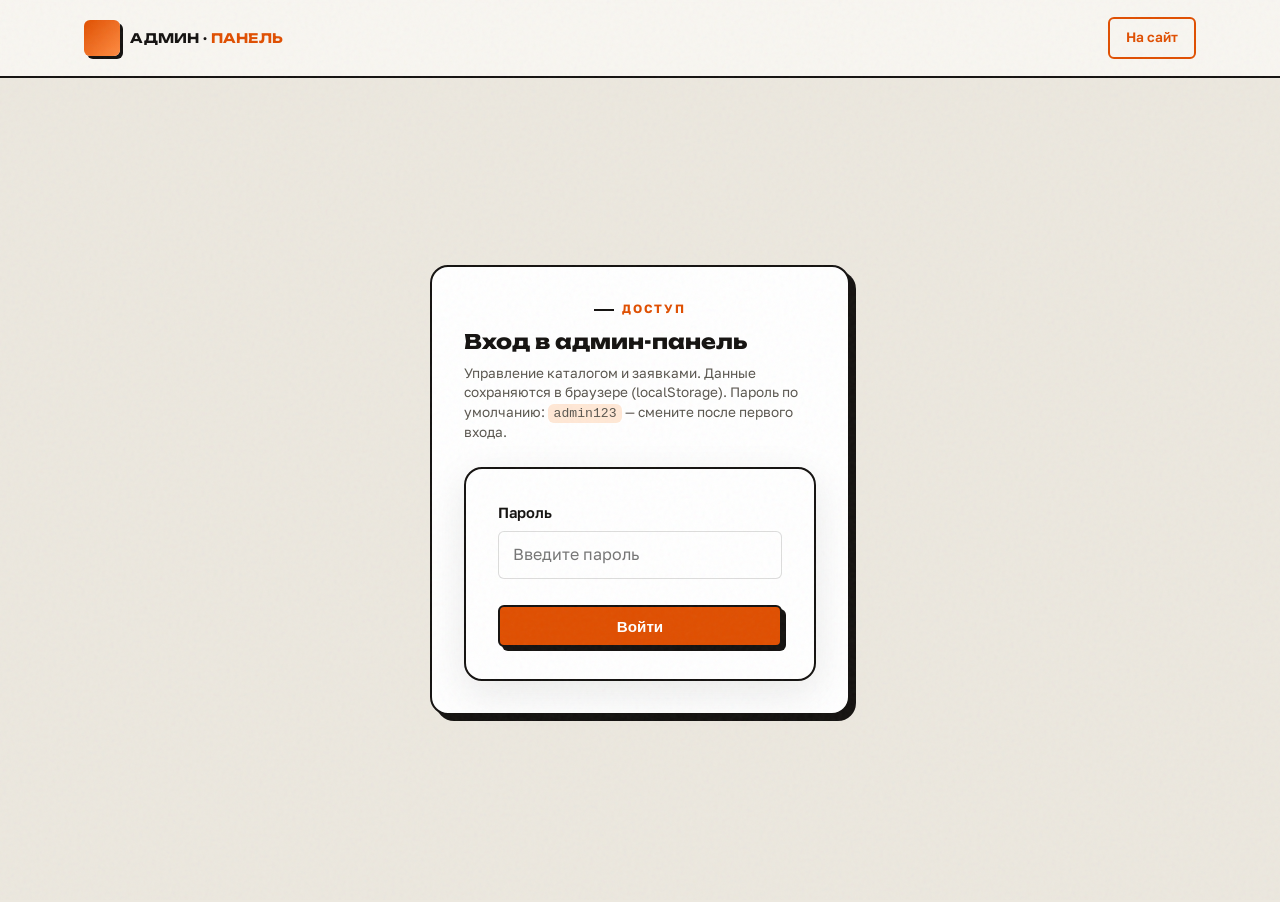
<file: admin.html>
<!DOCTYPE html>
<html lang="ru">
<head>
  <meta charset="UTF-8">
  <meta name="viewport" content="width=device-width, initial-scale=1.0">
  <meta name="robots" content="noindex, nofollow">
  <title>Админ-панель — Аренда Инструментов</title>
  <link rel="preconnect" href="https://fonts.googleapis.com">
  <link rel="preconnect" href="https://fonts.gstatic.com" crossorigin>
  <link href="https://fonts.googleapis.com/css2?family=Golos+Text:wght@400;500;600;700&family=Unbounded:wght@500;700;800&display=swap" rel="stylesheet">
  <link rel="stylesheet" href="style.css">
  <link rel="stylesheet" href="admin.css">
</head>
<body class="admin-body">
  <header class="site-header">
    <div class="container site-header__inner">
      <a href="index.html" class="logo">
        <span class="logo__mark" aria-hidden="true"></span>
        <span class="logo__text">Админ · <em>Панель</em></span>
      </a>
      <a href="index.html" class="btn btn--outline btn--sm" id="admin-link-site">На сайт</a>
    </div>
  </header>

  <section class="admin-login" id="admin-login">
    <div class="admin-login__card">
      <p class="section__eyebrow">Доступ</p>
      <h1 class="admin-login__title">Вход в админ-панель</h1>
      <p class="admin-login__hint">
        Управление каталогом и заявками. Данные сохраняются в браузере (localStorage).
        Пароль по умолчанию: <code>admin123</code> — смените после первого входа.
      </p>
      <form id="login-form" class="form" novalidate>
        <p class="admin-form-error" id="login-error" role="alert" hidden></p>
        <div class="form__row">
          <label class="form__label" for="login-password">Пароль</label>
          <input class="form__control" type="password" id="login-password" autocomplete="current-password" required placeholder="Введите пароль">
        </div>
        <button type="submit" class="btn btn--primary btn--block">Войти</button>
      </form>
    </div>
  </section>

  <main class="admin-app container" id="admin-app" hidden>
    <nav class="admin-nav" aria-label="Разделы админ-панели">
      <button type="button" class="admin-nav__link is-active" data-admin-view="catalog" id="admin-nav-catalog">Каталог</button>
      <button type="button" class="admin-nav__link" data-admin-view="applications" id="admin-nav-applications">Заявки</button>
    </nav>

    <section id="admin-view-catalog" class="admin-view">
    <div class="admin-toolbar">
      <h1 class="admin-toolbar__title">Каталог инструментов</h1>
      <div class="admin-toolbar__actions">
        <button type="button" class="btn btn--primary" id="btn-add-tool">+ Добавить</button>
        <button type="button" class="btn btn--outline btn--sm" id="btn-reset-defaults">Сбросить к defaults</button>
        <button type="button" class="btn btn--outline btn--sm" id="btn-logout">Выйти</button>
      </div>
    </div>

    <div class="admin-stats" id="admin-stats"></div>

    <div class="admin-table-wrap">
      <table class="admin-table" id="tools-table">
        <thead>
          <tr>
            <th scope="col">Фото</th>
            <th scope="col">Название</th>
            <th scope="col">Цена / сутки</th>
            <th scope="col">Залог</th>
            <th scope="col">Статус</th>
            <th scope="col">Действия</th>
          </tr>
        </thead>
        <tbody id="tools-table-body"></tbody>
      </table>
      <p class="admin-empty" id="tools-empty" hidden>Каталог пуст. Добавьте первый инструмент.</p>
    </div>

    <section class="admin-settings" aria-labelledby="admin-settings-title">
      <h2 class="admin-settings__title" id="admin-settings-title">Смена пароля</h2>
      <form id="password-form" class="form" novalidate>
        <p class="admin-form-error" id="password-error" role="alert" hidden></p>
        <p class="admin-form-success" id="password-success" hidden>Пароль успешно изменён.</p>
        <div class="admin-form__grid">
          <div class="form__row">
            <label class="form__label" for="pwd-current">Текущий пароль</label>
            <input class="form__control" type="password" id="pwd-current" required autocomplete="current-password">
          </div>
          <div class="form__row">
            <label class="form__label" for="pwd-new">Новый пароль</label>
            <input class="form__control" type="password" id="pwd-new" required minlength="6" autocomplete="new-password">
          </div>
        </div>
        <button type="submit" class="btn btn--outline btn--sm">Сохранить пароль</button>
      </form>
    </section>
    </section>

    <section id="admin-view-applications" class="admin-view" hidden>
      <div class="admin-toolbar">
        <h1 class="admin-toolbar__title">Заявки на аренду</h1>
      </div>

      <div class="admin-stats" id="applications-stats"></div>

      <div class="admin-search">
        <label class="admin-search__label" for="applications-search">Поиск</label>
        <input class="form__control admin-search__input" type="search" id="applications-search" placeholder="Имя, телефон или инструмент…" autocomplete="off">
      </div>

      <div class="admin-table-wrap">
        <table class="admin-table admin-table--applications" id="applications-table">
          <thead>
            <tr>
              <th scope="col">Дата</th>
              <th scope="col">Имя</th>
              <th scope="col">Телефон</th>
              <th scope="col">Инструмент</th>
              <th scope="col">Комментарий</th>
              <th scope="col">Статус</th>
              <th scope="col">Действия</th>
            </tr>
          </thead>
          <tbody id="applications-table-body"></tbody>
        </table>
        <p class="admin-empty" id="applications-empty" hidden>Заявок пока нет.</p>
      </div>
    </section>
  </main>

  <div class="modal admin-modal" id="tool-modal" aria-hidden="true" role="dialog" aria-modal="true" aria-labelledby="tool-modal-title">
    <div class="modal__backdrop" id="tool-modal-backdrop"></div>
    <div class="modal__panel modal__panel--admin">
      <header class="admin-form__head">
        <h2 class="admin-form__title" id="tool-modal-title">Инструмент</h2>
        <button type="button" class="modal__close" id="tool-modal-close" aria-label="Закрыть">×</button>
      </header>
      <form class="admin-form form" id="tool-form" novalidate>
        <p class="admin-form-error" id="tool-form-error" role="alert" hidden></p>
        <input type="hidden" id="tool-edit-id" value="">

        <div class="admin-form__grid">
          <div class="form__row admin-form__full">
            <label class="form__label" for="tool-name">Название <span class="req">*</span></label>
            <input class="form__control" type="text" id="tool-name" required>
          </div>
          <div class="form__row admin-form__full">
            <label class="form__label" for="tool-desc">Краткое описание <span class="req">*</span></label>
            <textarea class="form__control form__control--textarea" id="tool-desc" rows="2" required></textarea>
          </div>
          <div class="form__row admin-form__full">
            <label class="form__label" for="tool-desc-full">Подробное описание</label>
            <textarea class="form__control form__control--textarea" id="tool-desc-full" rows="3"></textarea>
          </div>
          <div class="form__row admin-form__full">
            <label class="form__label" for="tool-use">Область применения</label>
            <textarea class="form__control form__control--textarea" id="tool-use" rows="2"></textarea>
          </div>

          <p class="admin-form__section-title">Стоимость и статус</p>

          <div class="form__row">
            <label class="form__label" for="tool-price-day">Цена / сутки (₽) <span class="req">*</span></label>
            <input class="form__control" type="number" id="tool-price-day" min="0" step="1" required>
          </div>
          <div class="form__row">
            <label class="form__label" for="tool-price-week">Цена / неделя (₽)</label>
            <input class="form__control" type="number" id="tool-price-week" min="0" step="1">
          </div>
          <div class="form__row">
            <label class="form__label" for="tool-deposit">Залог (₽) <span class="req">*</span></label>
            <input class="form__control" type="number" id="tool-deposit" min="0" step="1" required>
          </div>
          <div class="form__row">
            <label class="form__label" for="tool-status">Статус</label>
            <select class="form__control" id="tool-status"></select>
          </div>
          <div class="form__row">
            <label class="form__label" for="tool-placeholder">Плейсхолдер</label>
            <input class="form__control" type="text" id="tool-placeholder" maxlength="4" placeholder="🔧">
          </div>

          <p class="admin-form__section-title">Изображение</p>

          <div class="admin-image-upload admin-form__full">
            <div id="tool-image-preview-wrap">
              <span class="admin-image-upload__preview-fallback" id="tool-image-fallback">🔧</span>
              <img class="admin-image-upload__preview" id="tool-image-preview" alt="" hidden>
            </div>
            <div class="admin-image-upload__fields">
              <div class="form__row">
                <label class="form__label" for="tool-image-file">Загрузить файл</label>
                <input class="form__control" type="file" id="tool-image-file" accept="image/jpeg,image/png,image/webp,image/gif">
              </div>
              <div class="form__row">
                <label class="form__label" for="tool-image-url">Или URL / путь</label>
                <input class="form__control" type="text" id="tool-image-url" placeholder="images/Перфоратор.webp">
              </div>
              <p class="admin-image-upload__hint">Файл сохраняется в localStorage (сжатие до ~900 КБ). Для production используйте серверное хранилище.</p>
            </div>
          </div>

          <p class="admin-form__section-title">Характеристики</p>
          <div class="admin-specs" id="specs-list"></div>
          <div class="admin-form__full">
            <button type="button" class="btn btn--outline btn--sm" id="btn-add-spec">+ Характеристика</button>
          </div>
        </div>

        <footer class="admin-form__foot">
          <button type="button" class="btn btn--outline" id="tool-form-cancel">Отмена</button>
          <button type="submit" class="btn btn--primary">Сохранить</button>
        </footer>
      </form>
    </div>
  </div>

  <div class="modal admin-modal" id="application-modal" aria-hidden="true" role="dialog" aria-modal="true" aria-labelledby="application-modal-title">
    <div class="modal__backdrop" id="application-modal-backdrop"></div>
    <div class="modal__panel modal__panel--admin">
      <header class="admin-form__head">
        <h2 class="admin-form__title" id="application-modal-title">Заявка</h2>
        <button type="button" class="modal__close" id="application-modal-close" aria-label="Закрыть">×</button>
      </header>
      <div class="admin-form admin-application-modal">
        <p class="admin-form-error" id="application-form-error" role="alert" hidden></p>
        <div id="application-modal-body"></div>
        <div class="form__row admin-application-modal__status">
          <label class="form__label" for="application-status">Статус заявки</label>
          <select class="form__control" id="application-status"></select>
        </div>
        <footer class="admin-form__foot">
          <button type="button" class="btn btn--outline btn--sm admin-application-modal__delete" id="application-delete">Удалить</button>
          <button type="button" class="btn btn--outline" id="application-modal-cancel">Закрыть</button>
          <button type="button" class="btn btn--primary" id="application-save-status">Сохранить статус</button>
        </footer>
      </div>
    </div>
  </div>

  <script src="js/tools-seed.js"></script>
  <script src="js/catalog-store.js"></script>
  <script src="js/applications-store.js"></script>
  <script src="js/admin-applications.js"></script>
  <script src="admin.js"></script>
</body>
</html>
</file>
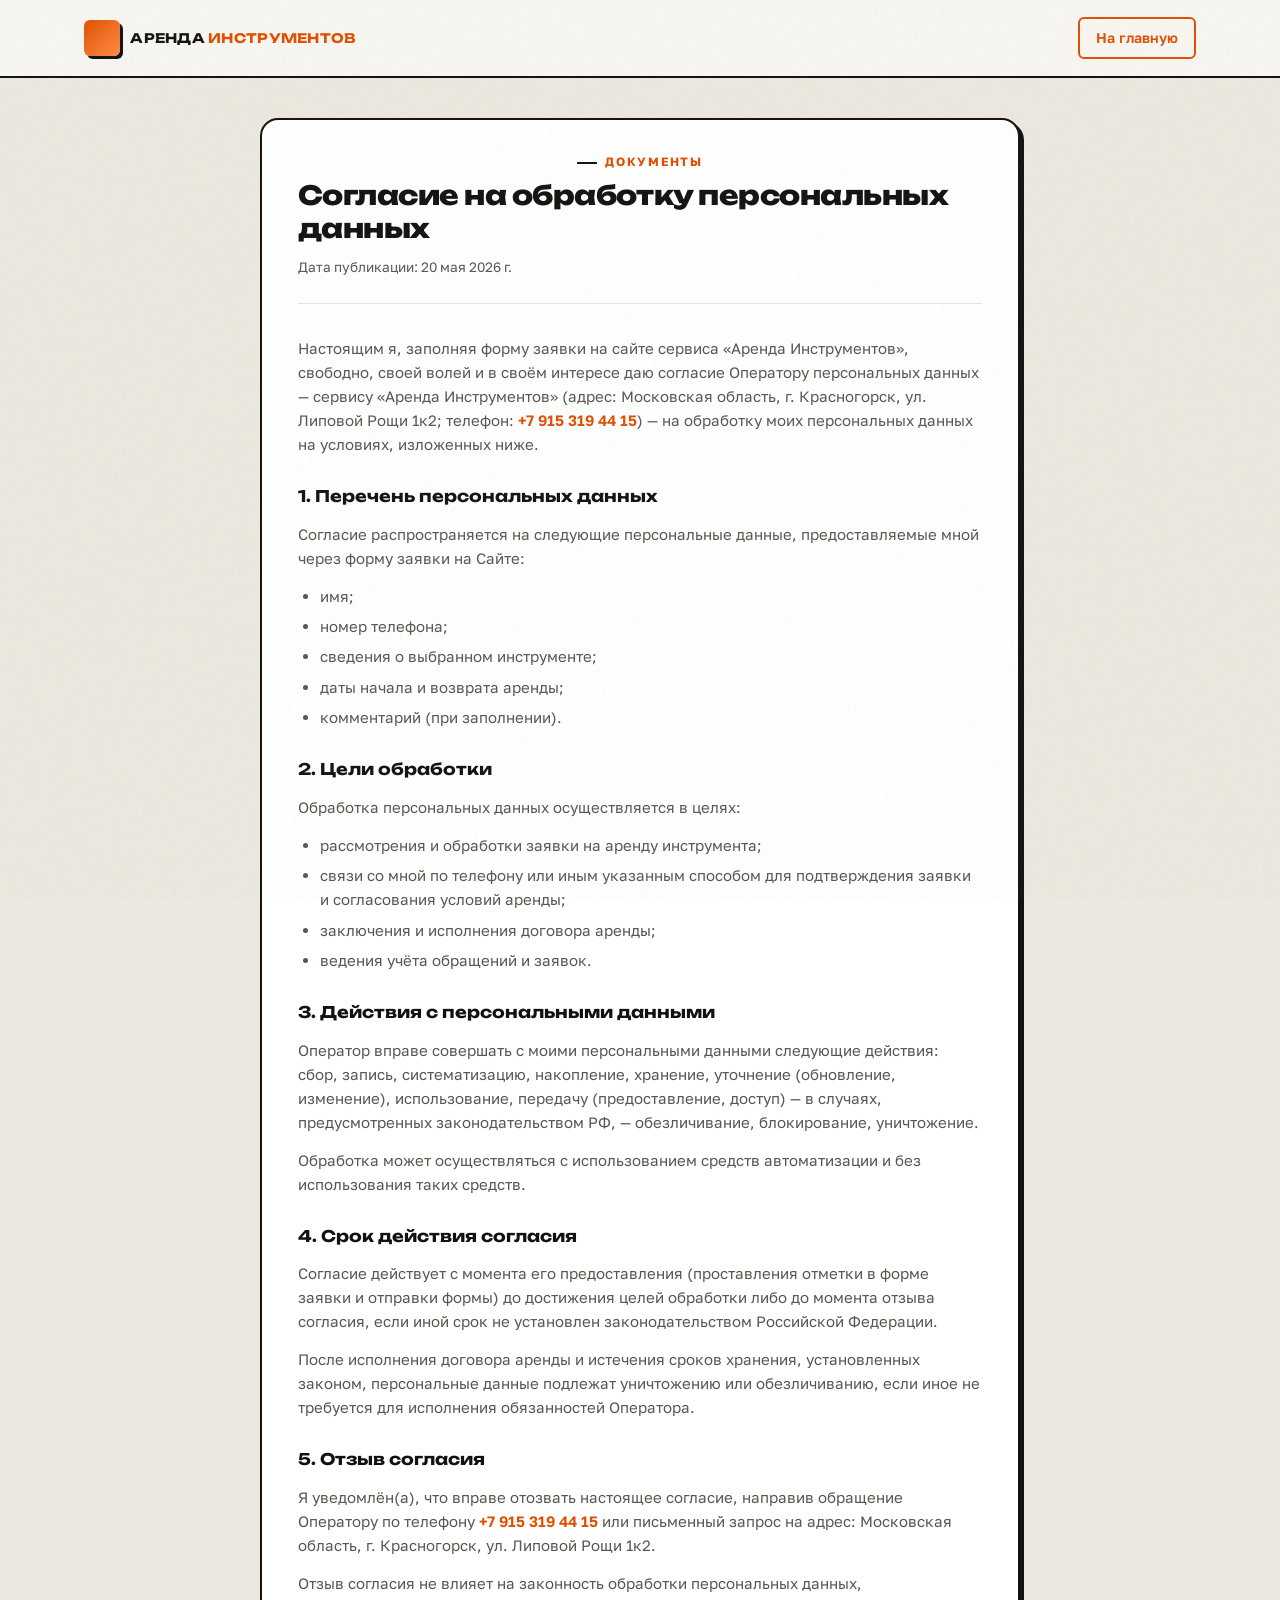
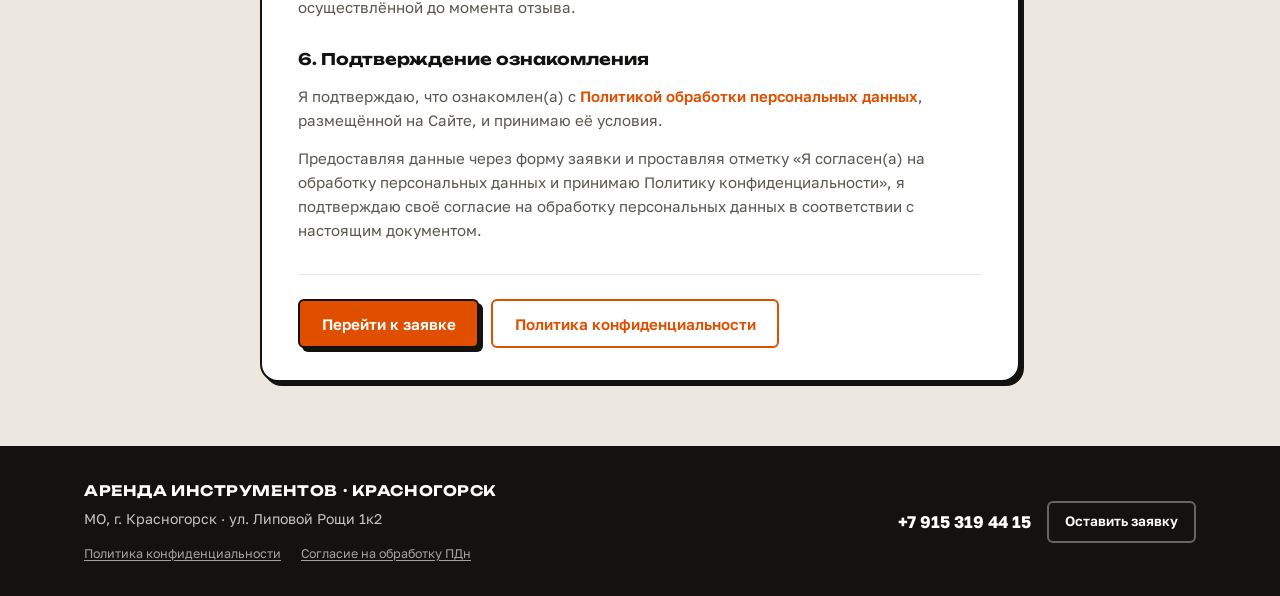
<file: consent.html>
<!DOCTYPE html>
<html lang="ru">
<head>
  <meta charset="UTF-8">
  <meta name="viewport" content="width=device-width, initial-scale=1.0">
  <title>Согласие на обработку персональных данных — Аренда Инструментов, Красногорск</title>
  <meta name="description" content="Текст согласия на обработку персональных данных при оформлении заявки на аренду строительного инструмента в Красногорске.">
  <meta name="robots" content="noindex, follow">
  <link rel="preconnect" href="https://fonts.googleapis.com">
  <link rel="preconnect" href="https://fonts.gstatic.com" crossorigin>
  <link href="https://fonts.googleapis.com/css2?family=Golos+Text:wght@400;500;600;700&family=Unbounded:wght@500;700;800&display=swap" rel="stylesheet">
  <link rel="stylesheet" href="style.css">
</head>
<body>
  <header class="site-header" id="верх">
    <div class="container site-header__inner">
      <a href="index.html" class="logo">
        <span class="logo__mark" aria-hidden="true"></span>
        <span class="logo__text">Аренда <em>Инструментов</em></span>
      </a>
      <a href="index.html" class="btn btn--outline legal-header__back">На главную</a>
    </div>
  </header>

  <main class="legal-page">
    <div class="container">
      <article class="legal-doc">
        <header class="legal-doc__head">
          <p class="section__eyebrow">Документы</p>
          <h1 class="legal-doc__title">Согласие на обработку персональных данных</h1>
          <p class="legal-doc__meta">Дата публикации: 20 мая 2026 г.</p>
        </header>

        <section class="legal-doc__section">
          <p>Настоящим я, заполняя форму заявки на сайте сервиса «Аренда Инструментов», свободно, своей волей и в своём интересе даю согласие Оператору персональных данных — сервису «Аренда Инструментов» (адрес: Московская область, г. Красногорск, ул. Липовой Рощи 1к2; телефон: <a href="tel:+79153194415">+7 915 319 44 15</a>) — на обработку моих персональных данных на условиях, изложенных ниже.</p>
        </section>

        <section class="legal-doc__section">
          <h2>1. Перечень персональных данных</h2>
          <p>Согласие распространяется на следующие персональные данные, предоставляемые мной через форму заявки на Сайте:</p>
          <ul class="legal-doc__list">
            <li>имя;</li>
            <li>номер телефона;</li>
            <li>сведения о выбранном инструменте;</li>
            <li>даты начала и возврата аренды;</li>
            <li>комментарий (при заполнении).</li>
          </ul>
        </section>

        <section class="legal-doc__section">
          <h2>2. Цели обработки</h2>
          <p>Обработка персональных данных осуществляется в целях:</p>
          <ul class="legal-doc__list">
            <li>рассмотрения и обработки заявки на аренду инструмента;</li>
            <li>связи со мной по телефону или иным указанным способом для подтверждения заявки и согласования условий аренды;</li>
            <li>заключения и исполнения договора аренды;</li>
            <li>ведения учёта обращений и заявок.</li>
          </ul>
        </section>

        <section class="legal-doc__section">
          <h2>3. Действия с персональными данными</h2>
          <p>Оператор вправе совершать с моими персональными данными следующие действия: сбор, запись, систематизацию, накопление, хранение, уточнение (обновление, изменение), использование, передачу (предоставление, доступ) — в случаях, предусмотренных законодательством РФ, — обезличивание, блокирование, уничтожение.</p>
          <p>Обработка может осуществляться с использованием средств автоматизации и без использования таких средств.</p>
        </section>

        <section class="legal-doc__section">
          <h2>4. Срок действия согласия</h2>
          <p>Согласие действует с момента его предоставления (проставления отметки в форме заявки и отправки формы) до достижения целей обработки либо до момента отзыва согласия, если иной срок не установлен законодательством Российской Федерации.</p>
          <p>После исполнения договора аренды и истечения сроков хранения, установленных законом, персональные данные подлежат уничтожению или обезличиванию, если иное не требуется для исполнения обязанностей Оператора.</p>
        </section>

        <section class="legal-doc__section">
          <h2>5. Отзыв согласия</h2>
          <p>Я уведомлён(а), что вправе отозвать настоящее согласие, направив обращение Оператору по телефону <a href="tel:+79153194415">+7 915 319 44 15</a> или письменный запрос на адрес: Московская область, г. Красногорск, ул. Липовой Рощи 1к2.</p>
          <p>Отзыв согласия не влияет на законность обработки персональных данных, осуществлённой до момента отзыва.</p>
        </section>

        <section class="legal-doc__section">
          <h2>6. Подтверждение ознакомления</h2>
          <p>Я подтверждаю, что ознакомлен(а) с <a href="privacy-policy.html">Политикой обработки персональных данных</a>, размещённой на Сайте, и принимаю её условия.</p>
          <p>Предоставляя данные через форму заявки и проставляя отметку «Я согласен(а) на обработку персональных данных и принимаю Политику конфиденциальности», я подтверждаю своё согласие на обработку персональных данных в соответствии с настоящим документом.</p>
        </section>

        <footer class="legal-doc__foot">
          <a href="index.html#заявка" class="btn btn--primary">Перейти к заявке</a>
          <a href="privacy-policy.html" class="btn btn--outline">Политика конфиденциальности</a>
        </footer>
      </article>
    </div>
  </main>

  <footer class="site-footer">
    <div class="container site-footer__inner">
      <div class="site-footer__brand">
        <p class="site-footer__name">Аренда Инструментов · Красногорск</p>
        <p class="site-footer__text">МО, г. Красногорск · ул. Липовой Рощи 1к2</p>
        <nav class="site-footer__legal" aria-label="Юридические документы">
          <a href="privacy-policy.html" class="site-footer__legal-link">Политика конфиденциальности</a>
          <a href="consent.html" class="site-footer__legal-link">Согласие на обработку ПДн</a>
        </nav>
      </div>
      <div class="site-footer__actions">
        <a href="tel:+79153194415" class="site-footer__link">+7 915 319 44 15</a>
        <a href="index.html#заявка" class="btn btn--outline btn--sm">Оставить заявку</a>
      </div>
    </div>
  </footer>
</body>
</html>
</file>
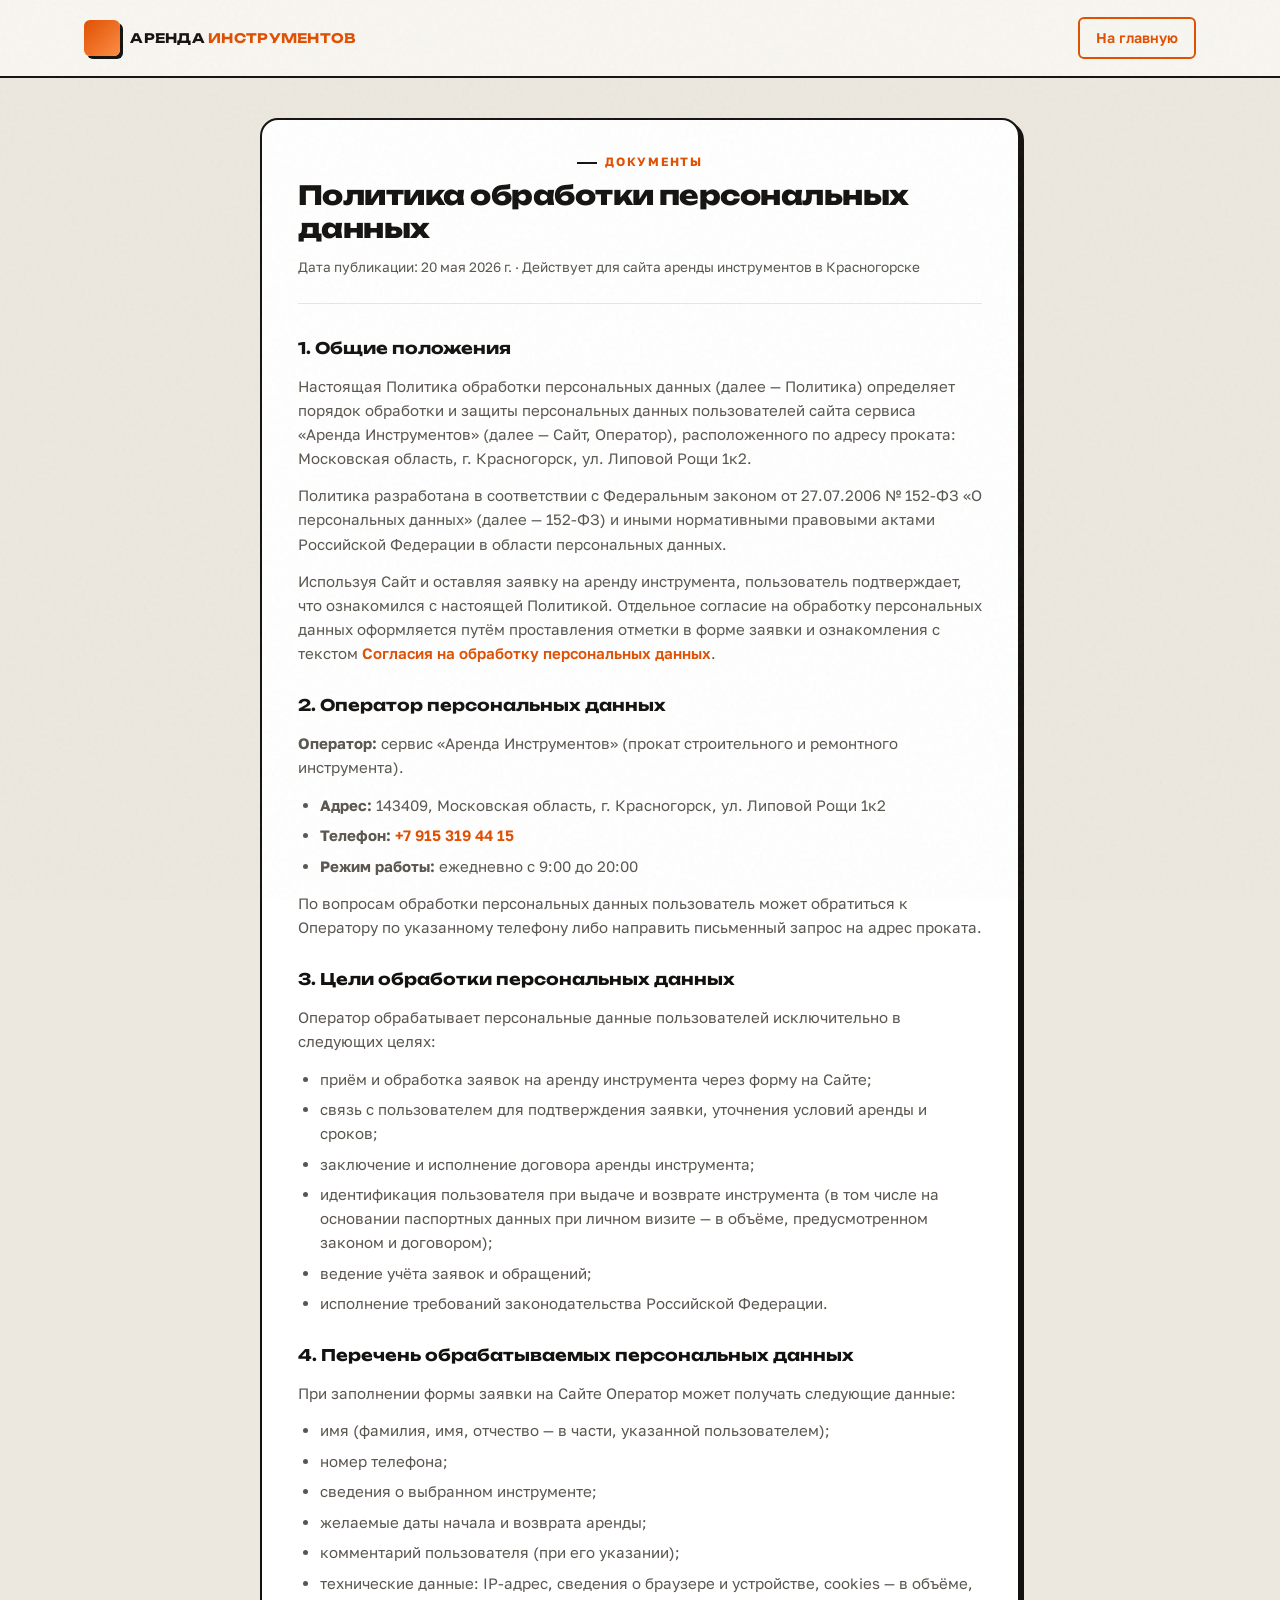
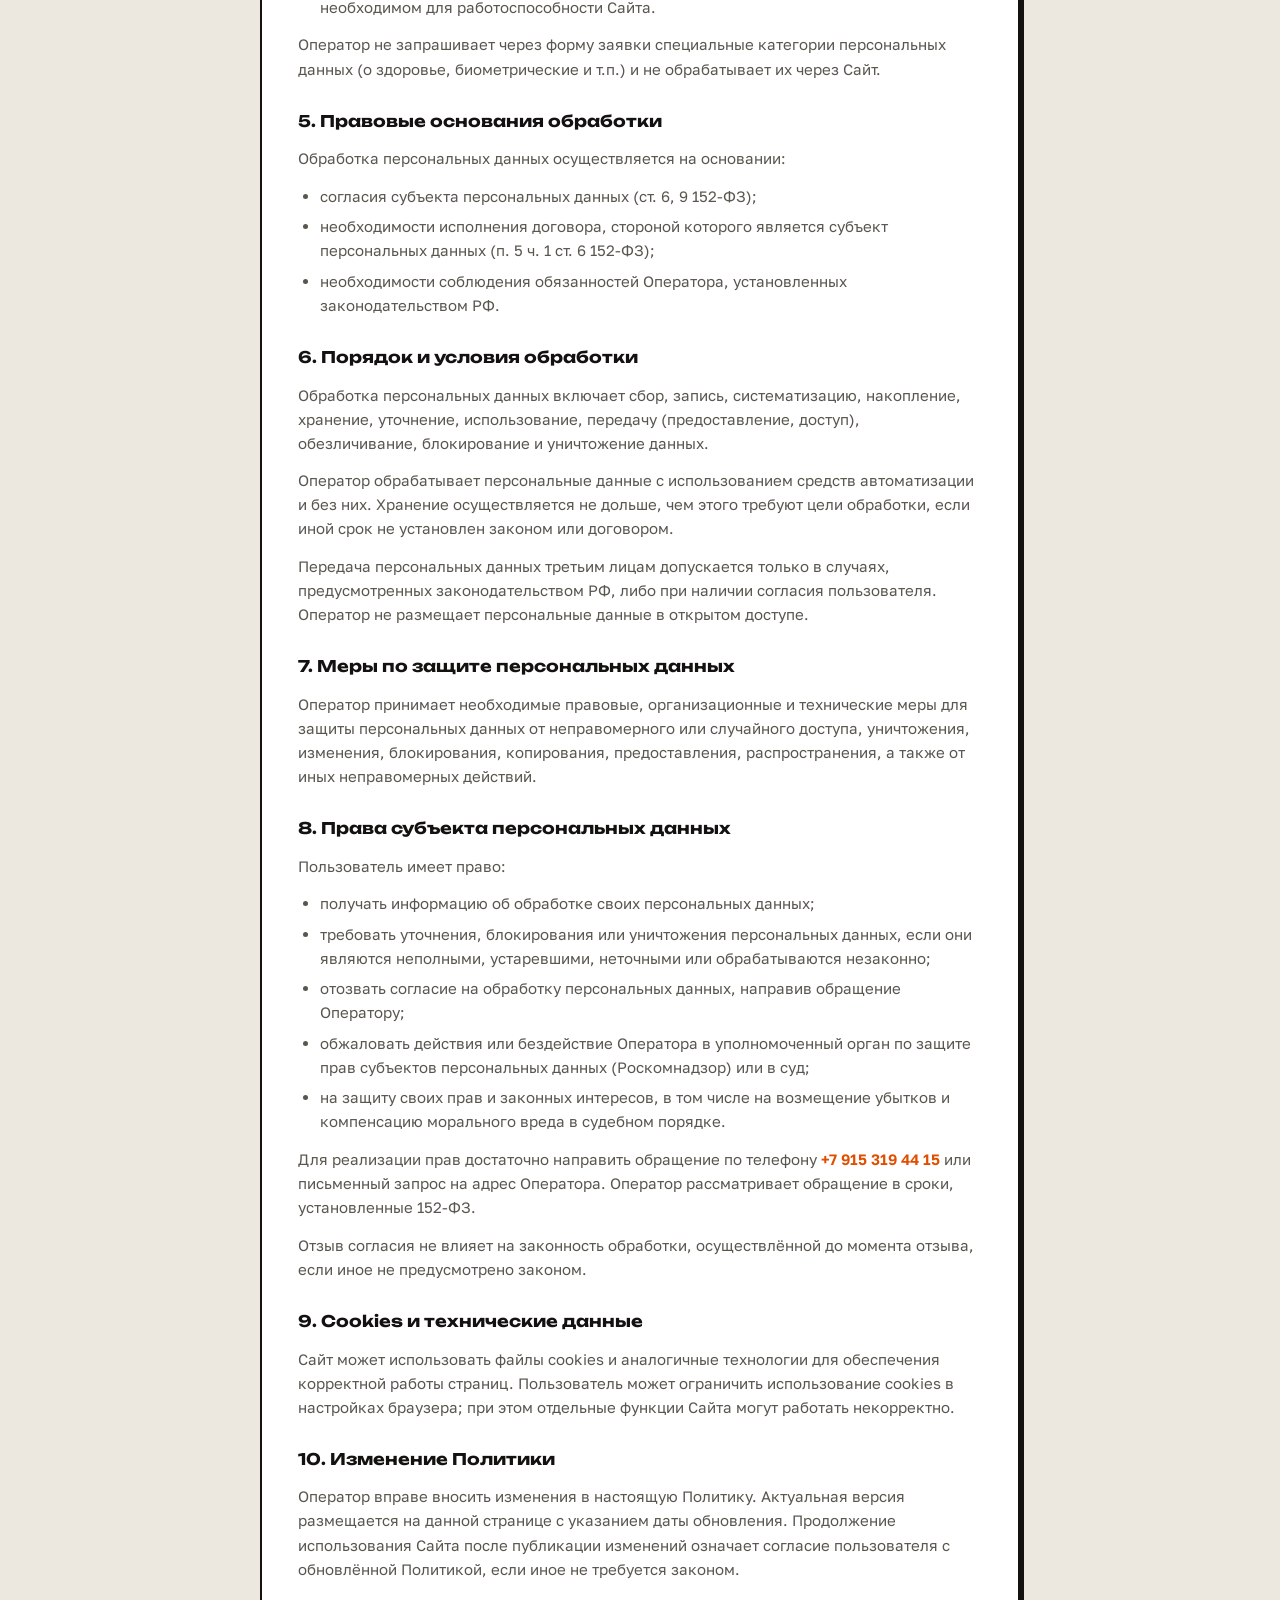
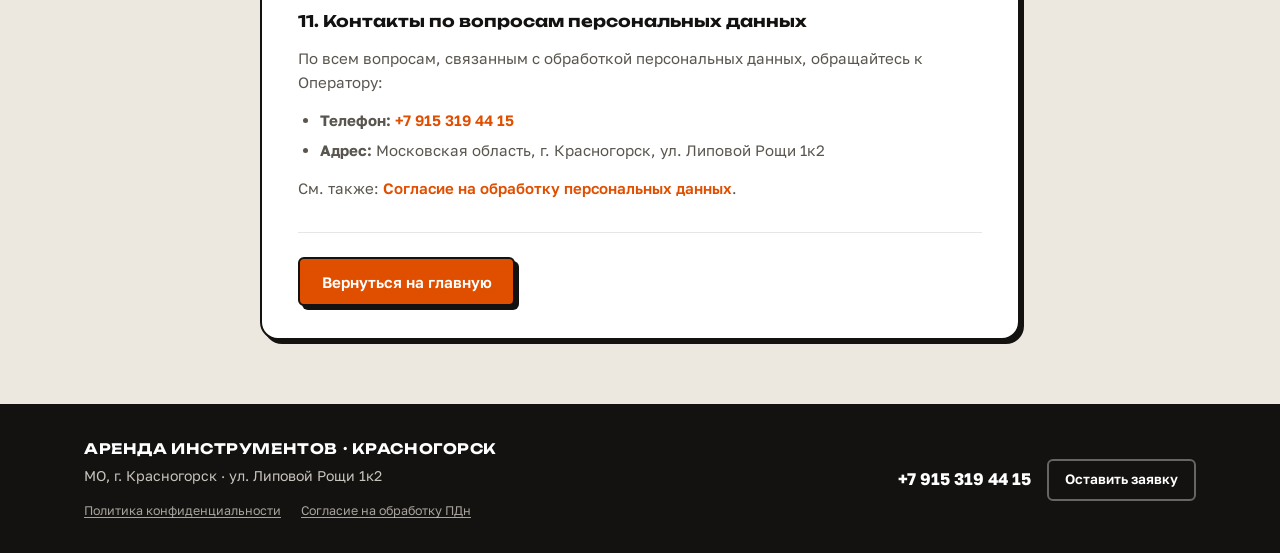
<file: privacy-policy.html>
<!DOCTYPE html>
<html lang="ru">
<head>
  <meta charset="UTF-8">
  <meta name="viewport" content="width=device-width, initial-scale=1.0">
  <title>Политика обработки персональных данных — Аренда Инструментов, Красногорск</title>
  <meta name="description" content="Политика обработки персональных данных сервиса аренды строительного инструмента в Красногорске. Цели, перечень данных, права субъектов, контакты оператора.">
  <meta name="robots" content="noindex, follow">
  <link rel="preconnect" href="https://fonts.googleapis.com">
  <link rel="preconnect" href="https://fonts.gstatic.com" crossorigin>
  <link href="https://fonts.googleapis.com/css2?family=Golos+Text:wght@400;500;600;700&family=Unbounded:wght@500;700;800&display=swap" rel="stylesheet">
  <link rel="stylesheet" href="style.css">
</head>
<body>
  <header class="site-header" id="верх">
    <div class="container site-header__inner">
      <a href="index.html" class="logo">
        <span class="logo__mark" aria-hidden="true"></span>
        <span class="logo__text">Аренда <em>Инструментов</em></span>
      </a>
      <a href="index.html" class="btn btn--outline legal-header__back">На главную</a>
    </div>
  </header>

  <main class="legal-page">
    <div class="container">
      <article class="legal-doc">
        <header class="legal-doc__head">
          <p class="section__eyebrow">Документы</p>
          <h1 class="legal-doc__title">Политика обработки персональных данных</h1>
          <p class="legal-doc__meta">Дата публикации: 20 мая 2026 г. · Действует для сайта аренды инструментов в Красногорске</p>
        </header>

        <section class="legal-doc__section">
          <h2>1. Общие положения</h2>
          <p>Настоящая Политика обработки персональных данных (далее — Политика) определяет порядок обработки и защиты персональных данных пользователей сайта сервиса «Аренда Инструментов» (далее — Сайт, Оператор), расположенного по адресу проката: Московская область, г. Красногорск, ул. Липовой Рощи 1к2.</p>
          <p>Политика разработана в соответствии с Федеральным законом от 27.07.2006 № 152-ФЗ «О персональных данных» (далее — 152-ФЗ) и иными нормативными правовыми актами Российской Федерации в области персональных данных.</p>
          <p>Используя Сайт и оставляя заявку на аренду инструмента, пользователь подтверждает, что ознакомился с настоящей Политикой. Отдельное согласие на обработку персональных данных оформляется путём проставления отметки в форме заявки и ознакомления с текстом <a href="consent.html">Согласия на обработку персональных данных</a>.</p>
        </section>

        <section class="legal-doc__section">
          <h2>2. Оператор персональных данных</h2>
          <p><strong>Оператор:</strong> сервис «Аренда Инструментов» (прокат строительного и ремонтного инструмента).</p>
          <ul class="legal-doc__list">
            <li><strong>Адрес:</strong> 143409, Московская область, г. Красногорск, ул. Липовой Рощи 1к2</li>
            <li><strong>Телефон:</strong> <a href="tel:+79153194415">+7 915 319 44 15</a></li>
            <li><strong>Режим работы:</strong> ежедневно с 9:00 до 20:00</li>
          </ul>
          <p>По вопросам обработки персональных данных пользователь может обратиться к Оператору по указанному телефону либо направить письменный запрос на адрес проката.</p>
        </section>

        <section class="legal-doc__section">
          <h2>3. Цели обработки персональных данных</h2>
          <p>Оператор обрабатывает персональные данные пользователей исключительно в следующих целях:</p>
          <ul class="legal-doc__list">
            <li>приём и обработка заявок на аренду инструмента через форму на Сайте;</li>
            <li>связь с пользователем для подтверждения заявки, уточнения условий аренды и сроков;</li>
            <li>заключение и исполнение договора аренды инструмента;</li>
            <li>идентификация пользователя при выдаче и возврате инструмента (в том числе на основании паспортных данных при личном визите — в объёме, предусмотренном законом и договором);</li>
            <li>ведение учёта заявок и обращений;</li>
            <li>исполнение требований законодательства Российской Федерации.</li>
          </ul>
        </section>

        <section class="legal-doc__section">
          <h2>4. Перечень обрабатываемых персональных данных</h2>
          <p>При заполнении формы заявки на Сайте Оператор может получать следующие данные:</p>
          <ul class="legal-doc__list">
            <li>имя (фамилия, имя, отчество — в части, указанной пользователем);</li>
            <li>номер телефона;</li>
            <li>сведения о выбранном инструменте;</li>
            <li>желаемые даты начала и возврата аренды;</li>
            <li>комментарий пользователя (при его указании);</li>
            <li>технические данные: IP-адрес, сведения о браузере и устройстве, cookies — в объёме, необходимом для работоспособности Сайта.</li>
          </ul>
          <p>Оператор не запрашивает через форму заявки специальные категории персональных данных (о здоровье, биометрические и т.п.) и не обрабатывает их через Сайт.</p>
        </section>

        <section class="legal-doc__section">
          <h2>5. Правовые основания обработки</h2>
          <p>Обработка персональных данных осуществляется на основании:</p>
          <ul class="legal-doc__list">
            <li>согласия субъекта персональных данных (ст. 6, 9 152-ФЗ);</li>
            <li>необходимости исполнения договора, стороной которого является субъект персональных данных (п. 5 ч. 1 ст. 6 152-ФЗ);</li>
            <li>необходимости соблюдения обязанностей Оператора, установленных законодательством РФ.</li>
          </ul>
        </section>

        <section class="legal-doc__section">
          <h2>6. Порядок и условия обработки</h2>
          <p>Обработка персональных данных включает сбор, запись, систематизацию, накопление, хранение, уточнение, использование, передачу (предоставление, доступ), обезличивание, блокирование и уничтожение данных.</p>
          <p>Оператор обрабатывает персональные данные с использованием средств автоматизации и без них. Хранение осуществляется не дольше, чем этого требуют цели обработки, если иной срок не установлен законом или договором.</p>
          <p>Передача персональных данных третьим лицам допускается только в случаях, предусмотренных законодательством РФ, либо при наличии согласия пользователя. Оператор не размещает персональные данные в открытом доступе.</p>
        </section>

        <section class="legal-doc__section">
          <h2>7. Меры по защите персональных данных</h2>
          <p>Оператор принимает необходимые правовые, организационные и технические меры для защиты персональных данных от неправомерного или случайного доступа, уничтожения, изменения, блокирования, копирования, предоставления, распространения, а также от иных неправомерных действий.</p>
        </section>

        <section class="legal-doc__section">
          <h2>8. Права субъекта персональных данных</h2>
          <p>Пользователь имеет право:</p>
          <ul class="legal-doc__list">
            <li>получать информацию об обработке своих персональных данных;</li>
            <li>требовать уточнения, блокирования или уничтожения персональных данных, если они являются неполными, устаревшими, неточными или обрабатываются незаконно;</li>
            <li>отозвать согласие на обработку персональных данных, направив обращение Оператору;</li>
            <li>обжаловать действия или бездействие Оператора в уполномоченный орган по защите прав субъектов персональных данных (Роскомнадзор) или в суд;</li>
            <li>на защиту своих прав и законных интересов, в том числе на возмещение убытков и компенсацию морального вреда в судебном порядке.</li>
          </ul>
          <p>Для реализации прав достаточно направить обращение по телефону <a href="tel:+79153194415">+7 915 319 44 15</a> или письменный запрос на адрес Оператора. Оператор рассматривает обращение в сроки, установленные 152-ФЗ.</p>
          <p>Отзыв согласия не влияет на законность обработки, осуществлённой до момента отзыва, если иное не предусмотрено законом.</p>
        </section>

        <section class="legal-doc__section">
          <h2>9. Cookies и технические данные</h2>
          <p>Сайт может использовать файлы cookies и аналогичные технологии для обеспечения корректной работы страниц. Пользователь может ограничить использование cookies в настройках браузера; при этом отдельные функции Сайта могут работать некорректно.</p>
        </section>

        <section class="legal-doc__section">
          <h2>10. Изменение Политики</h2>
          <p>Оператор вправе вносить изменения в настоящую Политику. Актуальная версия размещается на данной странице с указанием даты обновления. Продолжение использования Сайта после публикации изменений означает согласие пользователя с обновлённой Политикой, если иное не требуется законом.</p>
        </section>

        <section class="legal-doc__section">
          <h2>11. Контакты по вопросам персональных данных</h2>
          <p>По всем вопросам, связанным с обработкой персональных данных, обращайтесь к Оператору:</p>
          <ul class="legal-doc__list">
            <li><strong>Телефон:</strong> <a href="tel:+79153194415">+7 915 319 44 15</a></li>
            <li><strong>Адрес:</strong> Московская область, г. Красногорск, ул. Липовой Рощи 1к2</li>
          </ul>
          <p>См. также: <a href="consent.html">Согласие на обработку персональных данных</a>.</p>
        </section>

        <footer class="legal-doc__foot">
          <a href="index.html" class="btn btn--primary">Вернуться на главную</a>
        </footer>
      </article>
    </div>
  </main>

  <footer class="site-footer">
    <div class="container site-footer__inner">
      <div class="site-footer__brand">
        <p class="site-footer__name">Аренда Инструментов · Красногорск</p>
        <p class="site-footer__text">МО, г. Красногорск · ул. Липовой Рощи 1к2</p>
        <nav class="site-footer__legal" aria-label="Юридические документы">
          <a href="privacy-policy.html" class="site-footer__legal-link">Политика конфиденциальности</a>
          <a href="consent.html" class="site-footer__legal-link">Согласие на обработку ПДн</a>
        </nav>
      </div>
      <div class="site-footer__actions">
        <a href="tel:+79153194415" class="site-footer__link">+7 915 319 44 15</a>
        <a href="index.html#заявка" class="btn btn--outline btn--sm">Оставить заявку</a>
      </div>
    </div>
  </footer>
</body>
</html>
</file>
<file: style.css>
/* ============================================
   НАСТРОЙКИ ТЕМЫ — индустриальная мастерская
   Акцент: --color-accent
   ============================================ */
:root {
  --color-bg: #ece8df;
  --color-bg-deep: #1a1814;
  --color-surface: #faf8f4;
  --color-surface-elevated: #ffffff;
  --color-text: #141210;
  --color-text-muted: #5a564f;
  --color-accent: #e04f00;
  --color-accent-hover: #c74400;
  --color-accent-soft: #ffe8d6;
  --color-accent-glow: rgba(224, 79, 0, 0.35);
  --color-stripe: #2a3d35;
  --color-border: rgba(20, 18, 16, 0.1);
  --radius: 4px;
  --radius-lg: 18px;
  --radius-sm: 6px;
  --shadow: 0 12px 40px rgba(20, 18, 16, 0.09);
  --shadow-hover: 0 20px 50px rgba(224, 79, 0, 0.22);
  --shadow-inset: inset 0 1px 0 rgba(255, 255, 255, 0.6);
  --font-display: "Unbounded", sans-serif;
  --font-body: "Golos Text", sans-serif;
  --header-h: 76px;
  --ease-out: cubic-bezier(0.22, 1, 0.36, 1);
  --ease-spring: cubic-bezier(0.34, 1.25, 0.64, 1);
  --t-fast: 0.22s;
  --t-med: 0.38s;
  --t-reveal: 0.55s;
}

*,
*::before,
*::after {
  box-sizing: border-box;
}

html {
  scroll-behavior: smooth;
}

body {
  margin: 0;
  font-family: var(--font-body);
  font-size: 1rem;
  line-height: 1.6;
  color: var(--color-text);
  background: var(--color-bg);
  position: relative;
  overflow-x: hidden;
}

main {
  width: 100%;
}

body::before {
  content: "";
  position: fixed;
  inset: 0;
  z-index: 9999;
  pointer-events: none;
  opacity: 0.045;
  background-image: url("data:image/svg+xml,%3Csvg viewBox='0 0 256 256' xmlns='http://www.w3.org/2000/svg'%3E%3Cfilter id='n'%3E%3CfeTurbulence type='fractalNoise' baseFrequency='0.85' numOctaves='4' stitchTiles='stitch'/%3E%3C/filter%3E%3Crect width='100%25' height='100%25' filter='url(%23n)'/%3E%3C/svg%3E");
}

img {
  max-width: 100%;
  height: auto;
  display: block;
}

a {
  color: var(--color-accent);
  text-decoration: none;
}

a:hover {
  text-decoration: underline;
}

.container {
  width: 100%;
  max-width: 1160px;
  margin-left: auto;
  margin-right: auto;
  padding-left: 1.5rem;
  padding-right: 1.5rem;
  box-sizing: border-box;
}

/* ---------- Шапка ---------- */
.site-header {
  position: sticky;
  top: 0;
  z-index: 100;
  background: rgba(250, 248, 244, 0.88);
  backdrop-filter: blur(14px) saturate(1.2);
  border-bottom: 2px solid var(--color-text);
}

.site-header__inner {
  display: flex;
  align-items: center;
  justify-content: space-between;
  gap: 1rem;
  min-height: var(--header-h);
}

.logo {
  display: inline-flex;
  align-items: center;
  gap: 0.65rem;
  font-family: var(--font-display);
  font-weight: 700;
  font-size: 0.82rem;
  letter-spacing: 0.02em;
  text-transform: uppercase;
  color: var(--color-text);
  text-decoration: none;
  white-space: nowrap;
}

.logo__text em {
  font-style: normal;
  color: var(--color-accent);
}

.logo__mark {
  width: 36px;
  height: 36px;
  flex-shrink: 0;
  border-radius: var(--radius-sm);
  background:
    linear-gradient(135deg, var(--color-accent) 0%, #ff8c42 100%),
    repeating-linear-gradient(
      -45deg,
      transparent,
      transparent 3px,
      rgba(0, 0, 0, 0.08) 3px,
      rgba(0, 0, 0, 0.08) 6px
    );
  box-shadow: 3px 3px 0 var(--color-text);
}

.logo:hover {
  color: var(--color-text);
  text-decoration: none;
}

@media (hover: hover) and (pointer: fine) {
  .logo {
    transition: transform var(--t-fast) var(--ease-out);
  }

  .logo:hover {
    transform: translateY(-1px);
  }

  .logo:hover .logo__mark {
    box-shadow: 4px 4px 0 var(--color-accent);
  }
}

.nav {
  flex: 1;
  display: flex;
  justify-content: center;
}

.menu {
  list-style: none;
  margin: 0;
  padding: 0;
  display: flex;
  flex-wrap: wrap;
  gap: 0.35rem 1.25rem;
  justify-content: center;
}

.menu__link {
  color: var(--color-text);
  font-weight: 500;
  font-size: 0.95rem;
  text-decoration: none;
  padding: 0.35rem 0;
  border-bottom: 2px solid transparent;
  transition:
    color var(--t-fast) ease,
    border-color var(--t-fast) ease,
    transform var(--t-fast) var(--ease-out);
}

.menu__link:hover {
  color: var(--color-accent);
  border-bottom-color: var(--color-accent);
  text-decoration: none;
}

@media (hover: hover) and (pointer: fine) {
  .menu__link:hover {
    transform: translateY(-1px);
  }
}

/* Кнопка заявки в выпадающем меню (только мобильная версия) */
.nav__cta-burger {
  display: none;
  width: 100%;
  margin-top: 0.75rem;
}

/* Шапка: телефон + CTA (десктоп) */
.site-header__actions {
  display: flex;
  align-items: center;
  gap: 0.85rem;
  flex-shrink: 0;
}

.header-phone {
  font-family: var(--font-display);
  font-size: 0.82rem;
  font-weight: 700;
  letter-spacing: 0.02em;
  color: var(--color-text);
  text-decoration: none;
  white-space: nowrap;
  padding: 0.35rem 0;
  border-bottom: 2px solid transparent;
  transition:
    color var(--t-fast) ease,
    border-color var(--t-fast) ease;
}

.header-phone:hover {
  color: var(--color-accent);
  border-bottom-color: var(--color-accent);
  text-decoration: none;
}

.site-header__cta {
  padding: 0.55rem 1rem;
  font-size: 0.88rem;
  white-space: nowrap;
}

.menu__link--cta {
  color: var(--color-accent);
  font-weight: 700;
}

.menu__link--cta:hover {
  border-bottom-color: var(--color-accent);
}

/* Кнопки */
.btn {
  display: inline-flex;
  align-items: center;
  justify-content: center;
  padding: 0.65rem 1.35rem;
  font-weight: 600;
  font-size: 0.95rem;
  border-radius: var(--radius-sm);
  border: 2px solid transparent;
  cursor: pointer;
  text-decoration: none;
  transition:
    background var(--t-med) var(--ease-out),
    color var(--t-med) var(--ease-out),
    border-color var(--t-med) var(--ease-out),
    transform var(--t-fast) var(--ease-spring),
    box-shadow var(--t-med) ease;
}

.btn:hover {
  text-decoration: none;
}

@media (hover: hover) and (pointer: fine) {
  .btn:hover {
    transform: translateY(-2px) scale(1.02);
  }

  .btn:active {
    transform: translateY(0) scale(0.98);
    transition-duration: 0.08s;
  }
}

.btn--sm {
  padding: 0.5rem 1rem;
  font-size: 0.85rem;
}

.btn--primary {
  background: var(--color-accent);
  color: #fff;
  border-color: var(--color-text);
  box-shadow: 4px 4px 0 var(--color-text);
}

.btn--primary:hover {
  background: var(--color-accent-hover);
  border-color: var(--color-text);
  color: #fff;
  box-shadow: 6px 6px 0 var(--color-text);
}

.btn--outline {
  background: transparent;
  color: var(--color-accent);
  border-color: var(--color-accent);
}

.btn--outline:hover {
  background: var(--color-accent-soft);
  color: var(--color-accent-hover);
  border-color: var(--color-accent-hover);
}

.btn--block {
  width: 100%;
  margin-top: 0.5rem;
}

.btn--lg {
  padding: 0.85rem 1.65rem;
  font-size: 1rem;
}

/* Бургер */
.burger {
  display: none;
  flex-direction: column;
  justify-content: center;
  gap: 5px;
  width: 44px;
  height: 44px;
  padding: 0;
  border: none;
  background: transparent;
  cursor: pointer;
  border-radius: var(--radius-sm);
}

.burger:hover {
  background: var(--color-accent-soft);
}

.burger__line {
  display: block;
  height: 3px;
  width: 22px;
  margin: 0 auto;
  background: var(--color-text);
  border-radius: 2px;
  transition: transform var(--t-med) var(--ease-out), opacity var(--t-fast) ease;
}

.site-header__inner:has(.nav.is-open) .burger .burger__line:nth-child(1) {
  transform: translateY(8px) rotate(45deg);
}

.site-header__inner:has(.nav.is-open) .burger .burger__line:nth-child(2) {
  opacity: 0;
  transform: scaleX(0);
}

.site-header__inner:has(.nav.is-open) .burger .burger__line:nth-child(3) {
  transform: translateY(-8px) rotate(-45deg);
}

/* ---------- Герой ---------- */
.hero {
  padding: 2.5rem 0 3.5rem;
  background:
    linear-gradient(118deg, transparent 62%, rgba(224, 79, 0, 0.07) 62%),
    radial-gradient(ellipse 80% 60% at 100% 0%, rgba(42, 61, 53, 0.12), transparent 55%),
    linear-gradient(180deg, var(--color-surface) 0%, var(--color-bg) 100%);
  overflow: hidden;
}

.hero__wrap {
  display: flex;
  flex-direction: column;
  gap: 2rem;
}

.hero__grid {
  display: grid;
  grid-template-columns: 1.05fr 0.95fr;
  gap: 2rem 3rem;
  align-items: center;
}

.hero__main {
  min-width: 0;
}

.hero__badge {
  display: inline-flex;
  align-items: center;
  gap: 0.5rem;
  margin: 0 0 1.25rem;
  padding: 0.4rem 0.85rem 0.4rem 0.55rem;
  font-size: 0.78rem;
  font-weight: 600;
  letter-spacing: 0.04em;
  text-transform: uppercase;
  color: var(--color-stripe);
  background: var(--color-surface-elevated);
  border: 1px solid var(--color-border);
  border-radius: 999px;
  box-shadow: var(--shadow-inset);
}

.hero__badge-dot {
  width: 8px;
  height: 8px;
  border-radius: 50%;
  background: var(--color-accent);
  box-shadow: 0 0 0 3px var(--color-accent-soft);
  animation: pulse-dot 2.4s ease-in-out infinite;
}

@keyframes pulse-dot {
  0%, 100% { opacity: 1; transform: scale(1); }
  50% { opacity: 0.7; transform: scale(0.85); }
}

.hero__title {
  margin: 0 0 1rem;
  font-family: var(--font-display);
  font-weight: 800;
  font-size: clamp(1.65rem, 4.2vw, 2.65rem);
  line-height: 1.12;
  letter-spacing: -0.03em;
  text-wrap: balance;
}

.hero__geo {
  display: block;
  color: var(--color-accent);
  margin-top: 0.15em;
}

.hero__lead {
  margin: 0 0 1.5rem;
  font-size: clamp(1rem, 2.2vw, 1.12rem);
  color: var(--color-text-muted);
  max-width: 42ch;
  line-height: 1.55;
}

.hero__lead strong {
  color: var(--color-text);
  font-weight: 600;
}

.hero__actions {
  display: flex;
  flex-wrap: wrap;
  align-items: center;
  gap: 0.75rem;
  margin-bottom: 0.65rem;
  max-width: 100%;
}

.hero__microcopy {
  margin: 0 0 1.25rem;
  font-size: 0.82rem;
  color: var(--color-text-muted);
  display: flex;
  align-items: center;
  gap: 0.35rem;
}

.hero__microcopy::before {
  content: "✓";
  color: #2d9a5a;
  font-weight: 700;
}

.hero__contact {
  display: grid;
  grid-template-columns: repeat(2, minmax(0, 1fr));
  gap: 0.75rem;
  max-width: 100%;
}

.hero__contact-btn {
  display: flex;
  align-items: center;
  gap: 0.75rem;
  padding: 0.85rem 1rem;
  text-decoration: none;
  color: var(--color-text);
  background: var(--color-surface-elevated);
  border: 2px solid var(--color-text);
  border-radius: var(--radius-sm);
  box-shadow: 3px 3px 0 var(--color-text);
  transition:
    transform var(--t-fast) var(--ease-out),
    box-shadow var(--t-fast) ease,
    background var(--t-fast) ease;
}

.hero__contact-btn:hover {
  text-decoration: none;
  transform: translateY(-2px);
  box-shadow: 5px 5px 0 var(--color-text);
}

.hero__contact-btn--wa {
  border-color: #1a7a45;
  box-shadow: 3px 3px 0 #1a7a45;
}

.hero__contact-btn--wa:hover {
  box-shadow: 5px 5px 0 #1a7a45;
  background: #eefaf3;
}

.hero__contact-icon {
  flex-shrink: 0;
  width: 2.25rem;
  height: 2.25rem;
  display: flex;
  align-items: center;
  justify-content: center;
  font-size: 1.1rem;
  background: var(--color-accent-soft);
  border-radius: var(--radius-sm);
  border: 1px solid var(--color-border);
}

.hero__contact-icon--wa {
  background: #d8f3e0;
  color: #1a7a45;
  border-color: rgba(26, 122, 69, 0.25);
}

.hero__contact-text {
  display: flex;
  flex-direction: column;
  gap: 0.1rem;
  min-width: 0;
}

.hero__contact-label {
  font-size: 0.68rem;
  font-weight: 700;
  letter-spacing: 0.08em;
  text-transform: uppercase;
  color: var(--color-text-muted);
}

.hero__contact-value {
  font-family: var(--font-display);
  font-size: 0.82rem;
  font-weight: 700;
  line-height: 1.25;
  word-break: break-word;
}

.hero__contact-btn--phone .hero__contact-value {
  font-size: 0.95rem;
}

.hero-cards {
  list-style: none;
  margin: 0;
  padding: 0;
  display: grid;
  grid-template-columns: repeat(4, minmax(0, 1fr));
  gap: 1rem;
}

.hero-card {
  position: relative;
  padding: 1.15rem 1.15rem 1.25rem;
  background: var(--color-surface-elevated);
  border: 2px solid var(--color-text);
  border-radius: var(--radius-lg);
  box-shadow: 4px 4px 0 var(--color-text);
  min-width: 0;
}

.hero-card__num {
  display: inline-block;
  margin-bottom: 0.65rem;
  padding: 0.2rem 0.45rem;
  font-family: var(--font-display);
  font-size: 0.65rem;
  font-weight: 700;
  letter-spacing: 0.06em;
  color: var(--color-accent);
  background: var(--color-accent-soft);
  border: 1px solid rgba(224, 79, 0, 0.25);
  border-radius: var(--radius-sm);
}

.hero-card__title {
  margin: 0 0 0.45rem;
  font-family: var(--font-display);
  font-size: 0.82rem;
  font-weight: 700;
  line-height: 1.3;
  letter-spacing: -0.01em;
}

.hero-card__text {
  margin: 0;
  font-size: 0.84rem;
  line-height: 1.45;
  color: var(--color-text-muted);
}

.hero__visual {
  position: relative;
  min-height: 320px;
  margin-top: 0;
}

.hero__visual::before {
  content: "";
  position: absolute;
  inset: -12px -12px 12px 12px;
  border: 2px solid var(--color-text);
  border-radius: var(--radius-lg);
  z-index: 0;
}

.hero__visual-frame {
  position: relative;
  z-index: 1;
  height: 100%;
  min-height: 320px;
  padding: 1.75rem 1.5rem;
  display: flex;
  flex-direction: column;
  justify-content: flex-end;
  border-radius: var(--radius-lg);
  background:
    linear-gradient(160deg, rgba(26, 24, 20, 0.92) 0%, rgba(42, 61, 53, 0.88) 100%),
    repeating-linear-gradient(
      90deg,
      transparent,
      transparent 24px,
      rgba(255, 255, 255, 0.03) 24px,
      rgba(255, 255, 255, 0.03) 25px
    );
  box-shadow: var(--shadow);
  color: #f4f0e8;
}

.hero__visual-tag {
  position: absolute;
  top: 1.25rem;
  right: 1.25rem;
  padding: 0.45rem 0.75rem;
  font-family: var(--font-display);
  font-size: 0.72rem;
  font-weight: 700;
  letter-spacing: 0.02em;
  color: var(--color-text);
  background: var(--color-accent);
  border: 2px solid var(--color-text);
  border-radius: var(--radius-sm);
  box-shadow: 3px 3px 0 rgba(0, 0, 0, 0.35);
}

.hero__visual-title {
  margin: 0 0 1rem;
  font-family: var(--font-display);
  font-size: 0.75rem;
  font-weight: 700;
  letter-spacing: 0.1em;
  text-transform: uppercase;
  color: rgba(244, 240, 232, 0.65);
}

.hero__visual-list {
  list-style: none;
  margin: 0;
  padding: 0;
  display: grid;
  gap: 0.55rem;
}

.hero__visual-list li {
  padding: 0.55rem 0.75rem;
  font-weight: 600;
  font-size: 0.95rem;
  background: rgba(255, 255, 255, 0.06);
  border-left: 3px solid var(--color-accent);
  border-radius: 0 var(--radius-sm) var(--radius-sm) 0;
}

@media (hover: hover) and (pointer: fine) {
  .hero:hover .hero__visual-frame {
    box-shadow: 0 16px 44px rgba(20, 18, 16, 0.18);
  }
}

/* ---------- Полоса доверия (CRO) ---------- */
.trust-bar {
  background: var(--color-bg-deep);
  color: #f4f0e8;
  border-block: 2px solid var(--color-text);
  padding: 1.15rem 0;
}

.trust-bar__grid {
  display: grid;
  grid-template-columns: repeat(4, 1fr);
  gap: 1rem 1.5rem;
}

.trust-bar__item {
  text-align: center;
  padding: 0.25rem 0.5rem;
}

.trust-bar__value {
  display: block;
  font-family: var(--font-display);
  font-size: clamp(1rem, 2.5vw, 1.25rem);
  font-weight: 800;
  color: var(--color-accent);
  letter-spacing: -0.02em;
  margin-bottom: 0.2rem;
}

.trust-bar__label {
  display: block;
  font-size: 0.78rem;
  color: rgba(244, 240, 232, 0.72);
  line-height: 1.35;
}

/* ---------- Секции ---------- */
.section {
  padding: 3.5rem 0;
}

.section--alt {
  background: var(--color-surface);
  border-block: 2px solid var(--color-text);
}

.section--form {
  background:
    linear-gradient(0deg, var(--color-bg) 0%, transparent 40%),
    var(--color-surface);
}

.section--contacts {
  background: var(--color-bg-deep);
  color: #f4f0e8;
  padding-bottom: 4rem;
}

.section--contacts .section__eyebrow,
.section--contacts .section__title,
.section--contacts .section__intro {
  color: #f4f0e8;
}

.section--contacts .section__eyebrow::before {
  background: var(--color-accent);
}

.section-header {
  width: 100%;
  max-width: 720px;
  margin: 0 auto 2.5rem;
  padding: 0;
  text-align: center;
}

.catalog-header {
  max-width: 640px;
}

.section-header .section__eyebrow {
  margin-left: auto;
  margin-right: auto;
}

.section-header .section__title {
  width: 100%;
}

.section-header .section__intro {
  margin-bottom: 0;
}

.section__eyebrow {
  margin: 0 auto 0.5rem;
  width: fit-content;
  max-width: 100%;
  font-size: 0.75rem;
  font-weight: 700;
  letter-spacing: 0.14em;
  text-transform: uppercase;
  color: var(--color-accent);
  text-align: center;
}

.section__eyebrow::before {
  content: "";
  display: inline-block;
  width: 1.25rem;
  height: 2px;
  margin-right: 0.5rem;
  vertical-align: middle;
  background: var(--color-text);
}

.section__title {
  margin: 0 0 0.75rem;
  font-family: var(--font-display);
  font-weight: 700;
  font-size: clamp(1.45rem, 3vw, 2rem);
  letter-spacing: -0.02em;
  text-align: center;
}

.section__intro {
  margin: 0 auto;
  text-align: center;
  color: var(--color-text-muted);
  max-width: 520px;
}

/* ---------- Каталог ---------- */
.catalog {
  display: grid;
  width: 100%;
  grid-template-columns: minmax(0, 1fr);
  gap: 1.5rem;
}

@media (min-width: 768px) {
  .catalog {
    grid-template-columns: repeat(2, minmax(0, 1fr));
    gap: 1.75rem;
  }
}

/* Широкий экран: до 4 карточки в ряд; на ноутбуке остаётся сетка 2×2 */
@media (min-width: 1400px) {
  .catalog {
    grid-template-columns: repeat(4, minmax(0, 1fr));
  }
}

.catalog-cta {
  display: flex;
  flex-wrap: wrap;
  align-items: center;
  justify-content: center;
  gap: 1rem 1.5rem;
  margin-top: 2.25rem;
  padding: 1.35rem 1.5rem;
  background: var(--color-accent-soft);
  border: 2px dashed var(--color-accent);
  border-radius: var(--radius-lg);
  text-align: center;
}

.catalog-cta__text {
  margin: 0;
  font-weight: 600;
  font-size: 0.95rem;
  color: var(--color-text);
  max-width: 36ch;
}

.tool-card {
  min-width: 0;
  max-width: 100%;
  background: var(--color-surface-elevated);
  border-radius: var(--radius-lg);
  overflow: hidden;
  box-shadow: var(--shadow);
  border: 2px solid var(--color-text);
  display: flex;
  flex-direction: column;
  transition:
    transform var(--t-med) var(--ease-spring),
    box-shadow var(--t-med) ease;
}

.tool-card::before {
  content: "";
  display: block;
  height: 4px;
  background: linear-gradient(90deg, var(--color-accent), var(--color-stripe));
}

@media (hover: hover) and (pointer: fine) {
  .tool-card:hover {
    transform: translateY(-8px) scale(1.02);
    box-shadow: var(--shadow-hover);
  }
}

.tool-card__media {
  position: relative;
  aspect-ratio: 16 / 10;
  background: #e8e4dc;
  overflow: hidden;
}

.tool-card__media .status-badge {
  position: absolute;
  top: 0.75rem;
  right: 0.75rem;
  z-index: 2;
}

.tool-card__img {
  display: block;
  width: 100%;
  height: 100%;
  object-fit: cover;
  object-position: center;
  transition: transform var(--t-med) var(--ease-out);
}

.tool-card__media-fallback {
  display: flex;
  align-items: center;
  justify-content: center;
  width: 100%;
  height: 100%;
  font-size: 3rem;
  line-height: 1;
  background:
    linear-gradient(145deg, #e8e4dc 0%, var(--color-accent-soft) 70%);
}

@media (hover: hover) and (pointer: fine) {
  .tool-card:hover .tool-card__img {
    transform: scale(1.05);
  }
}

.tool-card__body {
  padding: 1.25rem 1.35rem 1.5rem;
  display: flex;
  flex-direction: column;
  flex: 1;
  gap: 0.5rem;
}

.tool-card__title {
  margin: 0;
  font-family: var(--font-display);
  font-size: 1rem;
  font-weight: 700;
  letter-spacing: -0.01em;
  word-wrap: break-word;
  overflow-wrap: break-word;
}

.tool-card__price-hero {
  margin: 0.15rem 0 0;
  font-family: var(--font-display);
  font-size: 1.35rem;
  font-weight: 800;
  color: var(--color-accent);
  letter-spacing: -0.02em;
  line-height: 1.2;
}

.tool-card__price-hero span {
  font-family: var(--font-body);
  font-size: 0.78rem;
  font-weight: 600;
  color: var(--color-text-muted);
  letter-spacing: 0;
}

.tool-card__desc {
  margin: 0;
  font-size: 0.92rem;
  color: var(--color-text-muted);
}

.tool-card__section {
  margin-top: 0.85rem;
}

.tool-card__subtitle {
  margin: 0 0 0.4rem;
  font-size: 0.72rem;
  font-weight: 700;
  letter-spacing: 0.08em;
  text-transform: uppercase;
  color: var(--color-stripe);
}

.tool-card__use {
  margin: 0;
  font-size: 0.88rem;
  color: var(--color-text-muted);
  line-height: 1.45;
}

.tool-card__deposit-note {
  margin: 0.35rem 0 0;
  font-size: 0.78rem;
  color: var(--color-text-muted);
  padding: 0.45rem 0.55rem;
  background: rgba(20, 18, 16, 0.04);
  border-radius: var(--radius-sm);
}

.tool-card__pricing {
  display: flex;
  flex-direction: column;
  gap: 0.35rem;
  margin-bottom: 0.15rem;
}

.tool-card__pricing .consumables-notice {
  margin-top: 0.15rem;
}

/* ---------- Предупреждение о расходных материалах ---------- */
.consumables-notice {
  display: flex;
  align-items: flex-start;
  gap: 0.55rem;
  margin: 0;
  padding: 0.55rem 0.65rem;
  font-size: 0.82rem;
  line-height: 1.45;
  color: var(--color-stripe);
  background: linear-gradient(135deg, #eef5fb 0%, #e8f0f8 100%);
  border: 1px solid rgba(42, 61, 53, 0.18);
  border-left: 3px solid var(--color-stripe);
  border-radius: var(--radius-sm);
}

.consumables-notice__icon {
  flex-shrink: 0;
  width: 1.25rem;
  height: 1.25rem;
  display: flex;
  align-items: center;
  justify-content: center;
  font-size: 0.72rem;
  font-weight: 800;
  font-style: normal;
  color: #fff;
  background: var(--color-stripe);
  border-radius: 50%;
  line-height: 1;
  margin-top: 0.05rem;
}

.consumables-notice__text {
  flex: 1;
  min-width: 0;
}

.consumables-notice__mark {
  color: var(--color-accent);
  font-weight: 700;
}

.consumables-notice--card {
  font-size: 0.76rem;
  padding: 0.45rem 0.55rem;
}

.consumables-notice--card .consumables-notice__icon {
  width: 1.1rem;
  height: 1.1rem;
  font-size: 0.65rem;
}

.consumables-notice--modal {
  margin-top: 0.85rem;
  font-size: 0.88rem;
}

.consumables-notice--form {
  margin-bottom: 0.85rem;
  font-size: 0.82rem;
}

.tool-card__actions {
  display: grid;
  grid-template-columns: 1fr;
  gap: 0.5rem;
  margin-top: auto;
  padding-top: 0.85rem;
}

.tool-card__actions .btn--primary {
  order: -1;
}

.tool-card__actions .btn {
  width: 100%;
  margin: 0;
  padding-left: 0.65rem;
  padding-right: 0.65rem;
  font-size: 0.88rem;
}

/* ---------- Статус, характеристики, цены ---------- */
.status-badge {
  display: inline-flex;
  align-items: center;
  gap: 0.35rem;
  padding: 0.3rem 0.65rem;
  font-size: 0.72rem;
  font-weight: 700;
  letter-spacing: 0.04em;
  text-transform: uppercase;
  border-radius: 999px;
  border: 1px solid transparent;
}

.status-badge--ok {
  color: #1a4d2e;
  background: #d8f3e0;
  border-color: rgba(26, 77, 46, 0.2);
}

.status-badge--ok::before {
  content: "";
  width: 6px;
  height: 6px;
  border-radius: 50%;
  background: #2d9a5a;
}

.status-badge--busy {
  color: #5a3d00;
  background: #fff3cd;
  border-color: rgba(90, 61, 0, 0.15);
}

.spec-list {
  list-style: none;
  margin: 0;
  padding: 0;
  display: flex;
  flex-direction: column;
  gap: 0.35rem;
}

.spec-list__item {
  display: grid;
  grid-template-columns: 1fr auto;
  gap: 0.5rem 1rem;
  align-items: baseline;
  padding: 0.4rem 0.5rem;
  font-size: 0.84rem;
  background: rgba(20, 18, 16, 0.03);
  border-radius: var(--radius-sm);
  border-left: 2px solid var(--color-accent);
}

.spec-list__name {
  color: var(--color-text-muted);
}

.spec-list__value {
  font-weight: 600;
  color: var(--color-text);
  text-align: right;
  white-space: nowrap;
}

.spec-list__more {
  padding: 0.35rem 0.5rem;
  font-size: 0.8rem;
  font-weight: 600;
  color: var(--color-accent);
  list-style: none;
}

.price-block {
  margin: 1rem 0 0;
  padding: 0.85rem 1rem;
  background: var(--color-accent-soft);
  border: 1px solid rgba(224, 79, 0, 0.2);
  border-radius: var(--radius-sm);
}

.price-block__row {
  display: flex;
  justify-content: space-between;
  align-items: baseline;
  gap: 1rem;
  padding: 0.35rem 0;
}

.price-block__row:not(:last-child) {
  border-bottom: 1px dashed rgba(20, 18, 16, 0.1);
}

.price-block__row dt {
  margin: 0;
  font-size: 0.82rem;
  font-weight: 600;
  color: var(--color-text-muted);
}

.price-block__row dd {
  margin: 0;
  font-family: var(--font-display);
  font-size: 0.95rem;
  font-weight: 700;
  color: var(--color-text);
}

.price-block__row--main dd,
.price-block--compact .price-block__row:first-child dd {
  font-size: 1.05rem;
  color: var(--color-accent);
}

.price-block__row--deposit dd {
  color: var(--color-text-muted);
  font-size: 0.88rem;
  font-family: var(--font-body);
  font-weight: 600;
}

/* ---------- Шаги ---------- */
.steps {
  list-style: none;
  margin: 0 auto;
  padding: 0;
  display: grid;
  grid-template-columns: repeat(4, 1fr);
  gap: 1rem;
  max-width: 900px;
}

.steps__item {
  background: var(--color-surface-elevated);
  border-radius: var(--radius-lg);
  padding: 1.35rem 1rem;
  text-align: center;
  border: 2px solid var(--color-border);
  display: flex;
  flex-direction: column;
  align-items: center;
  gap: 0.65rem;
  transition: transform var(--t-fast) var(--ease-out), box-shadow var(--t-fast) ease, border-color var(--t-fast) ease;
}

@media (hover: hover) and (pointer: fine) {
  .steps__item:hover {
    transform: translateY(-3px);
    box-shadow: var(--shadow);
    border-color: rgba(232, 93, 4, 0.2);
  }
}

.steps__num {
  width: 44px;
  height: 44px;
  border-radius: var(--radius-sm);
  background: var(--color-text);
  color: #fff;
  font-family: var(--font-display);
  font-weight: 700;
  font-size: 1rem;
  display: flex;
  align-items: center;
  justify-content: center;
  transition: transform var(--t-fast) var(--ease-spring), box-shadow var(--t-fast) ease;
}

@media (hover: hover) and (pointer: fine) {
  .steps__item:hover .steps__num {
    transform: scale(1.08);
    box-shadow: 0 4px 12px rgba(232, 93, 4, 0.35);
  }
}

.steps__text {
  font-weight: 600;
  font-size: 0.95rem;
}

.steps-cta {
  display: flex;
  justify-content: center;
  margin-top: 2rem;
}

/* ---------- Условия ---------- */
.terms-grid {
  display: grid;
  grid-template-columns: repeat(2, minmax(0, 1fr));
  gap: 1rem 1.25rem;
  max-width: 760px;
  margin: 0 auto;
}

.terms-card {
  background: var(--color-surface-elevated);
  border-radius: var(--radius-lg);
  padding: 1.35rem 1.5rem 1.35rem 1.65rem;
  box-shadow: var(--shadow);
  border: 1px solid var(--color-border);
  border-left: 4px solid var(--color-accent);
  transition: transform var(--t-fast) var(--ease-out), box-shadow var(--t-med) ease, border-color var(--t-fast) ease;
}

.terms-card--wide {
  grid-column: 1 / -1;
  margin-top: 0.35rem;
  padding: 1.15rem 1.35rem;
  background: rgba(250, 248, 244, 0.85);
  border: 1px dashed rgba(42, 61, 53, 0.22);
  border-left: 3px solid rgba(42, 61, 53, 0.4);
  box-shadow: none;
}

.terms-card__wide {
  display: flex;
  align-items: flex-start;
  gap: 0.85rem;
}

.terms-card__wide-icon {
  flex-shrink: 0;
  width: 1.5rem;
  height: 1.5rem;
  display: flex;
  align-items: center;
  justify-content: center;
  font-size: 0.78rem;
  font-weight: 800;
  color: #fff;
  background: var(--color-stripe);
  border-radius: 50%;
  margin-top: 0.1rem;
}

.terms-card__wide-body {
  flex: 1;
  min-width: 0;
}

.terms-card--wide .terms-card__title {
  margin-bottom: 0.35rem;
  color: var(--color-stripe);
  font-size: 0.9rem;
}

.terms-card--wide p {
  font-size: 0.9rem;
  line-height: 1.55;
}

@media (hover: hover) and (pointer: fine) {
  .terms-card:not(.terms-card--wide):hover {
    transform: translateY(-4px);
    box-shadow: var(--shadow-hover);
    border-color: rgba(232, 93, 4, 0.15);
  }

  .terms-card--wide:hover {
    transform: none;
    box-shadow: none;
    border-color: rgba(42, 61, 53, 0.28);
  }
}

@media (max-width: 600px) {
  .terms-grid {
    grid-template-columns: 1fr;
    max-width: 420px;
  }

  .terms-card--wide {
    margin-top: 0.15rem;
  }
}

@media (min-width: 601px) and (max-width: 900px) {
  .terms-grid {
    max-width: 640px;
  }
}

.terms-card__title {
  margin: 0 0 0.5rem;
  font-family: var(--font-display);
  font-size: 0.95rem;
  font-weight: 700;
  color: var(--color-text);
}

.terms-card p {
  margin: 0;
  color: var(--color-text-muted);
  font-size: 0.95rem;
}

/* ---------- Отзывы ---------- */
.reviews-summary {
  display: inline-flex;
  flex-wrap: wrap;
  align-items: center;
  justify-content: center;
  gap: 0.5rem 0.75rem;
  margin: 1rem auto 0;
  padding: 0.55rem 1rem;
  background: var(--color-surface-elevated);
  border: 2px solid var(--color-text);
  border-radius: 999px;
  box-shadow: 3px 3px 0 var(--color-text);
}

.reviews-summary__stars {
  color: #e8a317;
  font-size: 1rem;
  letter-spacing: 0.05em;
}

.reviews-summary__text {
  font-size: 0.88rem;
  color: var(--color-text-muted);
}

.reviews-summary__text strong {
  font-family: var(--font-display);
  font-size: 1.05rem;
  color: var(--color-text);
}

.reviews-grid {
  display: grid;
  grid-template-columns: repeat(auto-fill, minmax(280px, 1fr));
  gap: 1.25rem;
  align-items: stretch;
}

.review-card {
  position: relative;
  display: flex;
  flex-direction: column;
  min-width: 0;
  min-height: 100%;
  padding: 1.35rem 1.35rem 1.25rem;
  background: var(--color-surface-elevated);
  border: 2px solid var(--color-text);
  border-radius: var(--radius-lg);
  box-shadow: 4px 4px 0 var(--color-text);
  transition:
    transform var(--t-fast) var(--ease-out),
    box-shadow var(--t-med) ease;
}

.review-card::before {
  content: "\201C";
  position: absolute;
  top: 0.65rem;
  right: 1rem;
  font-family: var(--font-display);
  font-size: 2.5rem;
  line-height: 1;
  color: var(--color-accent-soft);
  pointer-events: none;
}

@media (hover: hover) and (pointer: fine) {
  .review-card:hover {
    transform: translateY(-4px);
    box-shadow: 6px 6px 0 var(--color-accent);
  }
}

.review-card__rating {
  margin-bottom: 0.85rem;
}

.review-stars {
  display: inline-flex;
  gap: 0.15rem;
  font-size: 1.05rem;
  line-height: 1;
}

.review-stars__star {
  color: rgba(20, 18, 16, 0.15);
}

.review-stars__star--on {
  color: var(--color-accent);
  text-shadow: 0 1px 0 rgba(224, 79, 0, 0.2);
}

.review-card__text {
  margin: 0 0 1.15rem;
  flex: 1 1 auto;
}

.review-card__text p {
  margin: 0;
  font-size: 0.92rem;
  line-height: 1.55;
  color: var(--color-text-muted);
}

.review-card__author {
  display: flex;
  align-items: center;
  gap: 0.75rem;
  margin-top: auto;
  padding-top: 1rem;
  border-top: 1px dashed var(--color-border);
}

.review-card__avatar {
  flex-shrink: 0;
  width: 2.5rem;
  height: 2.5rem;
  display: flex;
  align-items: center;
  justify-content: center;
  font-family: var(--font-display);
  font-size: 0.65rem;
  font-weight: 700;
  letter-spacing: 0.02em;
  color: #fff;
  background: var(--color-stripe);
  border: 2px solid var(--color-text);
  border-radius: var(--radius-sm);
  box-shadow: 2px 2px 0 var(--color-text);
}

.review-card__name {
  font-style: normal;
  font-weight: 700;
  font-size: 0.95rem;
  color: var(--color-text);
}

@media (min-width: 1100px) {
  .reviews-grid {
    grid-template-columns: repeat(6, minmax(0, 1fr));
  }

  .review-card {
    grid-column: span 2;
  }

  .review-card:nth-child(4) {
    grid-column: 2 / span 2;
  }

  .review-card:nth-child(5) {
    grid-column: 4 / span 2;
  }
}

@media (min-width: 640px) and (max-width: 1099px) {
  .reviews-grid {
    grid-template-columns: repeat(2, minmax(0, 1fr));
  }

  .review-card:nth-child(4),
  .review-card:nth-child(5) {
    grid-column: auto;
  }
}

/* ---------- FAQ ---------- */
.faq-accordion {
  max-width: 720px;
  margin: 0 auto;
  display: flex;
  flex-direction: column;
  gap: 0.75rem;
}

.faq-item {
  background: var(--color-surface-elevated);
  border: 2px solid var(--color-text);
  border-radius: var(--radius-lg);
  box-shadow: 3px 3px 0 var(--color-text);
  overflow: hidden;
  transition:
    box-shadow var(--t-fast) ease,
    transform var(--t-fast) var(--ease-out);
}

.faq-item.is-open {
  box-shadow: 4px 4px 0 var(--color-accent);
}

@media (hover: hover) and (pointer: fine) {
  .faq-item:not(.is-open):hover {
    transform: translateY(-2px);
    box-shadow: 4px 4px 0 var(--color-text);
  }
}

.faq-item__heading {
  margin: 0;
}

.faq-item__trigger {
  width: 100%;
  display: flex;
  align-items: center;
  justify-content: space-between;
  gap: 1rem;
  padding: 1rem 1.15rem;
  border: none;
  background: transparent;
  cursor: pointer;
  text-align: left;
  font: inherit;
  color: var(--color-text);
  transition: background var(--t-fast) ease;
}

.faq-item__trigger:hover {
  background: var(--color-accent-soft);
}

.faq-item__trigger:focus-visible {
  outline: none;
  box-shadow: inset 0 0 0 3px rgba(224, 79, 0, 0.35);
}

.faq-item__question {
  font-family: var(--font-display);
  font-size: clamp(0.88rem, 2.5vw, 0.98rem);
  font-weight: 700;
  line-height: 1.35;
  letter-spacing: -0.01em;
}

.faq-item__icon {
  flex-shrink: 0;
  width: 1.75rem;
  height: 1.75rem;
  position: relative;
  border: 2px solid var(--color-text);
  border-radius: var(--radius-sm);
  background: var(--color-bg);
  box-shadow: 2px 2px 0 var(--color-text);
  transition: transform var(--t-med) var(--ease-out), background var(--t-fast) ease;
}

.faq-item__icon::before,
.faq-item__icon::after {
  content: "";
  position: absolute;
  top: 50%;
  left: 50%;
  width: 0.65rem;
  height: 2px;
  background: var(--color-text);
  transform: translate(-50%, -50%);
  transition: transform var(--t-med) var(--ease-out);
}

.faq-item__icon::after {
  transform: translate(-50%, -50%) rotate(90deg);
}

.faq-item.is-open .faq-item__icon {
  background: var(--color-accent);
  transform: rotate(90deg);
}

.faq-item.is-open .faq-item__icon::before,
.faq-item.is-open .faq-item__icon::after {
  background: #fff;
}

.faq-item.is-open .faq-item__icon::after {
  transform: translate(-50%, -50%) rotate(90deg) scaleX(0);
}

.faq-item__panel {
  overflow: hidden;
  transition: height var(--t-med) var(--ease-out);
}

.faq-item__panel[hidden] {
  display: none;
}

.faq-item__panel:not([hidden]) {
  border-top: 1px dashed var(--color-border);
}

.faq-item__panel p {
  margin: 0;
  padding: 0 1.15rem 1.15rem;
  font-size: 0.94rem;
  line-height: 1.55;
  color: var(--color-text-muted);
}

@media (max-width: 520px) {
  .faq-item__trigger {
    padding: 0.9rem 1rem;
    gap: 0.75rem;
  }

  .faq-item__panel p {
    padding: 0 1rem 1rem;
    font-size: 0.92rem;
  }
}

/* ---------- Форма ---------- */
.form-layout {
  display: grid;
  grid-template-columns: minmax(240px, 320px) minmax(0, 1fr);
  gap: 2rem;
  align-items: start;
  max-width: 960px;
  margin: 0 auto;
}

.form-trust {
  position: sticky;
  top: calc(var(--header-h) + 1rem);
  padding: 1.5rem;
  background: var(--color-surface-elevated);
  border: 2px solid var(--color-text);
  border-radius: var(--radius-lg);
  box-shadow: 4px 4px 0 var(--color-text);
}

.form-trust__title {
  margin: 0 0 1rem;
  font-family: var(--font-display);
  font-size: 1rem;
  font-weight: 700;
}

.form-trust__list {
  list-style: none;
  margin: 0 0 1.25rem;
  padding: 0;
  display: flex;
  flex-direction: column;
  gap: 0.65rem;
}

.form-trust__list li {
  position: relative;
  padding-left: 1.35rem;
  font-size: 0.88rem;
  color: var(--color-text-muted);
  line-height: 1.45;
}

.form-trust__list li::before {
  content: "✓";
  position: absolute;
  left: 0;
  color: #2d9a5a;
  font-weight: 700;
}

.form-trust__contacts {
  padding-top: 1rem;
  border-top: 1px solid var(--color-border);
}

.form-trust__label {
  margin: 0 0 0.5rem;
  font-size: 0.78rem;
  font-weight: 700;
  letter-spacing: 0.06em;
  text-transform: uppercase;
  color: var(--color-text-muted);
}

.form-trust__phone {
  display: block;
  font-family: var(--font-display);
  font-size: 1.05rem;
  font-weight: 700;
  color: var(--color-text);
  text-decoration: none;
  margin-bottom: 0.5rem;
}

.form-trust__phone:hover {
  color: var(--color-accent);
  text-decoration: none;
}

.form-trust__wa {
  display: inline-flex;
  align-items: center;
  gap: 0.35rem;
  font-size: 0.88rem;
  font-weight: 600;
  color: #1a7a45;
  text-decoration: none;
}

.form-trust__wa:hover {
  text-decoration: underline;
}

.form-wrap {
  max-width: none;
  margin: 0;
}

.form {
  background: var(--color-surface-elevated);
  padding: 2rem;
  border-radius: var(--radius-lg);
  box-shadow: var(--shadow);
  border: 2px solid var(--color-text);
  transition: box-shadow var(--t-med) ease;
}

@media (hover: hover) and (pointer: fine) {
  .form:hover {
    box-shadow: 0 10px 36px rgba(28, 27, 25, 0.1);
  }
}

.form__row {
  margin-bottom: 1.15rem;
}

.form__row--2 {
  display: grid;
  grid-template-columns: 1fr 1fr;
  gap: 1rem;
}

.form__label {
  display: block;
  font-weight: 600;
  margin-bottom: 0.4rem;
  font-size: 0.92rem;
}

.req {
  color: var(--color-accent);
}

.form__control {
  width: 100%;
  padding: 0.65rem 0.85rem;
  font: inherit;
  border: 1px solid rgba(28, 27, 25, 0.15);
  border-radius: var(--radius-sm);
  background: #fff;
  transition: border-color 0.2s, box-shadow 0.2s;
}

.form__control:focus {
  outline: none;
  border-color: var(--color-accent);
  box-shadow: 0 0 0 3px rgba(232, 93, 4, 0.2);
}

.form__control--textarea {
  resize: vertical;
  min-height: 100px;
}

.form__hint {
  margin: 0.75rem 0 0;
  font-size: 0.75rem;
  color: var(--color-text-muted);
  text-align: center;
  line-height: 1.45;
}

.form__row--consent {
  margin-bottom: 1rem;
}

.form__consent {
  display: flex;
  align-items: flex-start;
  gap: 0.65rem;
  cursor: pointer;
  font-size: 0.88rem;
  line-height: 1.45;
  color: var(--color-text-muted);
}

.form__checkbox {
  flex-shrink: 0;
  width: 1.15rem;
  height: 1.15rem;
  margin-top: 0.15rem;
  accent-color: var(--color-accent);
  cursor: pointer;
}

.form__consent-text a {
  color: var(--color-accent);
  font-weight: 600;
  text-decoration: underline;
  text-underline-offset: 2px;
}

.form__consent-text a:hover {
  color: var(--color-accent-hover);
}

.form__consent:has(.form__checkbox:focus-visible) {
  outline: 2px solid var(--color-accent);
  outline-offset: 3px;
  border-radius: var(--radius-sm);
}

.btn:disabled,
.btn[disabled] {
  opacity: 0.55;
  cursor: not-allowed;
  transform: none !important;
  box-shadow: 2px 2px 0 var(--color-text);
}

.contacts-grid {
  display: grid;
  grid-template-columns: repeat(auto-fit, minmax(240px, 1fr));
  gap: 1.5rem;
  align-items: stretch;
}

.contact-block {
  display: flex;
  flex-direction: column;
  height: 100%;
  min-height: 100%;
  background: rgba(255, 255, 255, 0.04);
  padding: 1.5rem;
  border-radius: var(--radius-lg);
  border: 1px solid rgba(255, 255, 255, 0.12);
  transition: transform var(--t-fast) var(--ease-out), box-shadow var(--t-med) ease;
}

.contact-block__content {
  flex: 1 1 auto;
  display: flex;
  flex-direction: column;
  min-height: 0;
}

.contact-block__footer {
  flex-shrink: 0;
  margin-top: auto;
  padding-top: 1.25rem;
}

.contact-block__footer .btn {
  width: 100%;
}

@media (hover: hover) and (pointer: fine) {
  .contact-block:hover {
    transform: translateY(-3px);
    box-shadow: var(--shadow);
  }
}

.contact-block__title {
  margin: 0 0 0.65rem;
  font-family: var(--font-display);
  font-size: 0.9rem;
  font-weight: 700;
  color: var(--color-accent);
}

.contact-block__content p {
  margin: 0;
  color: rgba(244, 240, 232, 0.75);
  line-height: 1.5;
}

.contact-block__content p + p {
  margin-top: 0.5rem;
}

.contact-link {
  font-size: 1.15rem;
  font-weight: 700;
  color: #fff;
}

.contact-link:hover {
  color: var(--color-accent);
}

.section--contacts .btn--primary {
  border-color: var(--color-accent);
  box-shadow: 3px 3px 0 rgba(0, 0, 0, 0.4);
}

/* ---------- Подвал ---------- */
.site-footer {
  padding: 2rem 0;
  border-top: 2px solid var(--color-text);
  background: var(--color-text);
  color: rgba(244, 240, 232, 0.8);
}

.site-footer__inner {
  display: flex;
  flex-wrap: wrap;
  justify-content: space-between;
  align-items: center;
  gap: 1.25rem;
}

.site-footer__name {
  margin: 0 0 0.25rem;
  font-family: var(--font-display);
  font-size: 0.9rem;
  font-weight: 700;
  color: #fff;
  text-transform: uppercase;
  letter-spacing: 0.04em;
}

.site-footer__text {
  margin: 0;
  font-size: 0.88rem;
}

.site-footer__legal {
  display: flex;
  flex-wrap: wrap;
  gap: 0.5rem 1.25rem;
  margin-top: 0.85rem;
}

.site-footer__legal-link {
  font-size: 0.78rem;
  color: rgba(244, 240, 232, 0.65);
  text-decoration: underline;
  text-underline-offset: 2px;
}

.site-footer__legal-link:hover {
  color: #fff;
}

.site-footer__actions {
  display: flex;
  flex-wrap: wrap;
  align-items: center;
  gap: 1rem;
}

.site-footer__link {
  color: #fff;
  font-weight: 700;
  font-size: 1.05rem;
}

.site-footer__link:hover {
  color: var(--color-accent);
}

.site-footer .btn--outline {
  color: #fff;
  border-color: rgba(255, 255, 255, 0.35);
}

.site-footer .btn--outline:hover {
  background: rgba(255, 255, 255, 0.08);
  color: #fff;
  border-color: #fff;
}

/* ---------- Адаптив ---------- */
@media (max-width: 900px) {
  .hero__grid {
    grid-template-columns: 1fr;
  }

  .hero-cards {
    grid-template-columns: repeat(2, minmax(0, 1fr));
  }

  .hero__visual {
    min-height: 200px;
    order: -1;
  }

  .hero__visual::before {
    inset: -8px -8px 8px 8px;
  }

  .hero__visual-frame {
    min-height: 240px;
  }

  .steps {
    grid-template-columns: repeat(2, 1fr);
  }

  .trust-bar__grid {
    grid-template-columns: repeat(2, 1fr);
  }

  .form-layout {
    grid-template-columns: 1fr;
    gap: 1.5rem;
  }

  .form-trust {
    position: static;
    order: -1;
  }
}

@media (max-width: 768px) {
  .burger {
    display: flex;
  }

  .site-header__actions {
    display: none;
  }

  .nav {
    position: fixed;
    inset: var(--header-h) 0 auto 0;
    background: var(--color-surface);
    border-bottom: 1px solid rgba(28, 27, 25, 0.08);
    padding: 1rem;
    transform: translateY(-120%);
    opacity: 0;
    visibility: hidden;
    transition: transform 0.25s, opacity 0.25s, visibility 0.25s;
    justify-content: stretch;
  }

  .nav.is-open {
    transform: translateY(0);
    opacity: 1;
    visibility: visible;
  }

  .menu {
    flex-direction: column;
    align-items: stretch;
    gap: 0;
  }

  .menu__link {
    display: block;
    padding: 0.75rem 0;
    border-bottom: 1px solid rgba(28, 27, 25, 0.06);
  }

  .nav__cta-burger {
    display: inline-flex;
  }

  .form__row--2 {
    grid-template-columns: 1fr;
  }

  .form {
    padding: 1.35rem;
  }
}

@media (max-width: 520px) {
  .steps {
    grid-template-columns: 1fr;
  }

  .hero__actions {
    flex-direction: column;
  }

  .hero__actions .btn {
    width: 100%;
  }

  .hero__contact {
    grid-template-columns: 1fr;
  }

  .hero-cards {
    grid-template-columns: 1fr;
  }

  .trust-bar__grid {
    grid-template-columns: 1fr 1fr;
    gap: 0.75rem;
  }

  .trust-bar__item {
    padding: 0.15rem;
  }

  .catalog-cta {
    flex-direction: column;
    padding: 1.15rem;
  }

  .catalog-cta .btn {
    width: 100%;
  }

  .tool-card__actions {
    grid-template-columns: 1fr;
  }

  .spec-list__item {
    grid-template-columns: 1fr;
    gap: 0.15rem;
  }

  .spec-list__value {
    text-align: left;
    white-space: normal;
  }

  .site-footer__actions {
    width: 100%;
    flex-direction: column;
    align-items: stretch;
  }

  .site-footer__actions .btn {
    width: 100%;
  }
}

/* Меню открыто: блокировка прокрутки опционально через класс на body в JS */
body.menu-open {
  overflow: hidden;
}

/* ---------- Появление секций при прокрутке (класс .reveal добавляет script.js / разметка) ---------- */
.reveal {
  opacity: 0;
  transform: translateY(22px);
  transition:
    opacity var(--t-reveal) var(--ease-out),
    transform var(--t-reveal) var(--ease-out);
}

.reveal--visible {
  opacity: 1;
  transform: translateY(0);
}

/* Секции: движение только у содержимого, фон секции не «мигает» */
.section.reveal {
  opacity: 1;
  transform: none;
  transition: none;
}

/* Герой: не скрываем всю секцию — только элементы внутри */
.hero.reveal.reveal--instant {
  opacity: 1;
  transform: none;
  transition: none;
}

/* Герой: лёгкий fade-in при загрузке (класс reveal--visible ставит скрипт сразу) */
.hero.reveal--instant:not(.reveal--visible) .hero__badge,
.hero.reveal--instant:not(.reveal--visible) .hero__title,
.hero.reveal--instant:not(.reveal--visible) .hero__lead,
.hero.reveal--instant:not(.reveal--visible) .hero__actions,
.hero.reveal--instant:not(.reveal--visible) .hero__contact,
.hero.reveal--instant:not(.reveal--visible) .hero-card,
.hero.reveal--instant:not(.reveal--visible) .hero__visual {
  opacity: 0;
  transform: translateY(14px);
}

.hero.reveal--instant.reveal--visible .hero__badge,
.hero.reveal--instant.reveal--visible .hero__title,
.hero.reveal--instant.reveal--visible .hero__lead,
.hero.reveal--instant.reveal--visible .hero__actions,
.hero.reveal--instant.reveal--visible .hero__contact,
.hero.reveal--instant.reveal--visible .hero__visual {
  opacity: 1;
  transform: none;
  transition:
    opacity 0.48s var(--ease-out),
    transform 0.48s var(--ease-out);
}

.hero.reveal--instant.reveal--visible .hero__badge {
  transition-delay: 0s;
}

.hero.reveal--instant.reveal--visible .hero__title {
  transition-delay: 0.06s;
}

.hero.reveal--instant.reveal--visible .hero__lead {
  transition-delay: 0.1s;
}

.hero.reveal--instant.reveal--visible .hero__actions {
  transition-delay: 0.14s;
}

.hero.reveal--instant.reveal--visible .hero__contact {
  transition-delay: 0.18s;
}

.hero.reveal--instant.reveal--visible .hero__visual {
  transition-delay: 0.12s;
}

.hero.reveal--instant.reveal--visible .hero-card:nth-child(1) {
  opacity: 1;
  transform: none;
  transition: opacity 0.4s var(--ease-out), transform 0.4s var(--ease-out);
  transition-delay: 0.22s;
}

.hero.reveal--instant.reveal--visible .hero-card:nth-child(2) {
  opacity: 1;
  transform: none;
  transition: opacity 0.4s var(--ease-out), transform 0.4s var(--ease-out);
  transition-delay: 0.28s;
}

.hero.reveal--instant.reveal--visible .hero-card:nth-child(3) {
  opacity: 1;
  transform: none;
  transition: opacity 0.4s var(--ease-out), transform 0.4s var(--ease-out);
  transition-delay: 0.34s;
}

.hero.reveal--instant.reveal--visible .hero-card:nth-child(4) {
  opacity: 1;
  transform: none;
  transition: opacity 0.4s var(--ease-out), transform 0.4s var(--ease-out);
  transition-delay: 0.4s;
}

/* Вложенные элементы секций: каскад после появления секции */
.section.reveal:not(.reveal--visible) .section__eyebrow,
.section.reveal:not(.reveal--visible) .section__title,
.section.reveal:not(.reveal--visible) .section__intro,
.section.reveal:not(.reveal--visible) .tool-card,
.section.reveal:not(.reveal--visible) .steps__item,
.section.reveal:not(.reveal--visible) .terms-card,
.section.reveal:not(.reveal--visible) .form-wrap,
.section.reveal:not(.reveal--visible) .contact-block {
  opacity: 0;
  transform: translateY(16px);
}

.section.reveal.reveal--visible .section__eyebrow,
.section.reveal.reveal--visible .section__title,
.section.reveal.reveal--visible .section__intro,
.section.reveal.reveal--visible .tool-card,
.section.reveal.reveal--visible .steps__item,
.section.reveal.reveal--visible .terms-card,
.section.reveal.reveal--visible .form-wrap,
.section.reveal.reveal--visible .contact-block {
  opacity: 1;
  transform: none;
  transition:
    opacity 0.42s var(--ease-out),
    transform 0.42s var(--ease-out);
}

.section.reveal.reveal--visible .section__eyebrow {
  transition-delay: 0.02s;
}

.section.reveal.reveal--visible .section__title {
  transition-delay: 0.08s;
}

.section.reveal.reveal--visible .section__intro {
  transition-delay: 0.11s;
}

.section.reveal.reveal--visible .tool-card:nth-child(1) {
  transition-delay: 0.1s;
}

.section.reveal.reveal--visible .tool-card:nth-child(2) {
  transition-delay: 0.16s;
}

.section.reveal.reveal--visible .tool-card:nth-child(3) {
  transition-delay: 0.22s;
}

.section.reveal.reveal--visible .tool-card:nth-child(4) {
  transition-delay: 0.28s;
}

.section.reveal.reveal--visible .tool-card:nth-child(5) {
  transition-delay: 0.34s;
}

.section.reveal.reveal--visible .steps__item:nth-child(1) {
  transition-delay: 0.08s;
}

.section.reveal.reveal--visible .steps__item:nth-child(2) {
  transition-delay: 0.14s;
}

.section.reveal.reveal--visible .steps__item:nth-child(3) {
  transition-delay: 0.2s;
}

.section.reveal.reveal--visible .steps__item:nth-child(4) {
  transition-delay: 0.26s;
}

.section.reveal.reveal--visible .terms-card:nth-child(1) {
  transition-delay: 0.08s;
}

.section.reveal.reveal--visible .terms-card:nth-child(2) {
  transition-delay: 0.13s;
}

.section.reveal.reveal--visible .terms-card:nth-child(3) {
  transition-delay: 0.18s;
}

.section.reveal.reveal--visible .terms-card:nth-child(4) {
  transition-delay: 0.23s;
}

.section.reveal.reveal--visible .terms-card:nth-child(5) {
  transition-delay: 0.28s;
}

.section.reveal.reveal--visible .form-wrap {
  transition-delay: 0.14s;
}

.section.reveal.reveal--visible .contact-block:nth-child(1) {
  transition-delay: 0.08s;
}

.section.reveal.reveal--visible .contact-block:nth-child(2) {
  transition-delay: 0.14s;
}

.section.reveal.reveal--visible .contact-block:nth-child(3) {
  transition-delay: 0.2s;
}

/* ---------- Модальное окно (успех заявки) ---------- */
.modal {
  position: fixed;
  inset: 0;
  z-index: 200;
  display: flex;
  align-items: center;
  justify-content: center;
  padding: 1.25rem;
  pointer-events: none;
  opacity: 0;
  visibility: hidden;
  transition:
    opacity 0.28s var(--ease-out),
    visibility 0.28s ease;
}

.modal.is-open {
  pointer-events: auto;
  opacity: 1;
  visibility: visible;
}

.modal__backdrop {
  position: absolute;
  inset: 0;
  background: rgba(28, 27, 25, 0.48);
  cursor: pointer;
  opacity: 0;
  transition: opacity 0.3s var(--ease-out);
}

.modal.is-open .modal__backdrop {
  opacity: 1;
}

.modal__panel {
  position: relative;
  z-index: 1;
  width: 100%;
  max-width: 400px;
  padding: 1.75rem 1.5rem;
  background: var(--color-surface-elevated);
  border-radius: var(--radius-lg);
  box-shadow: 0 24px 60px rgba(20, 18, 16, 0.35);
  border: 2px solid var(--color-text);
  text-align: center;
  transform: scale(0.94) translateY(12px);
  opacity: 0;
  transition:
    transform 0.32s var(--ease-spring),
    opacity 0.28s var(--ease-out);
}

.modal.is-open .modal__panel {
  transform: scale(1) translateY(0);
  opacity: 1;
  transition-delay: 0.04s;
}

.modal__title {
  margin: 0 0 0.75rem;
  font-family: var(--font-display);
  font-size: 1.1rem;
  font-weight: 700;
}

.modal__text {
  margin: 0 0 1.35rem;
  color: var(--color-text-muted);
  font-size: 0.98rem;
  line-height: 1.5;
}

.modal__btn {
  min-width: 160px;
}

.modal__panel--wide {
  max-width: 640px;
  max-height: min(90vh, 820px);
  overflow: hidden;
  display: flex;
  flex-direction: column;
  padding: 0;
  text-align: left;
}

.modal__close {
  position: absolute;
  top: 0.75rem;
  right: 0.75rem;
  z-index: 2;
  width: 40px;
  height: 40px;
  padding: 0;
  border: 2px solid var(--color-text);
  border-radius: var(--radius-sm);
  background: var(--color-surface-elevated);
  font-size: 1.35rem;
  line-height: 1;
  cursor: pointer;
  color: var(--color-text);
  transition: background var(--t-fast) ease, color var(--t-fast) ease;
}

.modal__close:hover {
  background: var(--color-text);
  color: #fff;
}

#modal-tool-content {
  overflow-y: auto;
  padding: 1.5rem 1.35rem 1.25rem;
}

.tool-modal__head {
  display: flex;
  gap: 1rem;
  align-items: flex-start;
  padding-right: 2.5rem;
  margin-bottom: 1.25rem;
}

.tool-modal__icon {
  flex-shrink: 0;
  width: 56px;
  height: 56px;
  display: flex;
  align-items: center;
  justify-content: center;
  font-size: 1.75rem;
  background: var(--color-accent-soft);
  border: 2px solid var(--color-text);
  border-radius: var(--radius-sm);
}

.tool-modal__title {
  margin: 0.5rem 0 0;
  font-family: var(--font-display);
  font-size: 1rem;
  font-weight: 700;
  line-height: 1.35;
  letter-spacing: -0.02em;
}

.tool-modal__body {
  display: flex;
  flex-direction: column;
  gap: 1.15rem;
}

.tool-modal__label {
  margin: 0 0 0.5rem;
  font-size: 0.72rem;
  font-weight: 700;
  letter-spacing: 0.1em;
  text-transform: uppercase;
  color: var(--color-accent);
}

.tool-modal__text {
  margin: 0;
  font-size: 0.95rem;
  color: var(--color-text-muted);
  line-height: 1.55;
}

.tool-modal__block--pricing .price-block {
  margin: 0;
}

.tool-modal__block .spec-list__item {
  font-size: 0.88rem;
}

.tool-modal__foot {
  display: flex;
  flex-wrap: wrap;
  gap: 0.65rem;
  padding: 1rem 1.35rem 1.35rem;
  border-top: 1px solid var(--color-border);
  background: var(--color-bg);
}

.tool-modal__foot .btn {
  flex: 1;
  min-width: 140px;
}

body.modal-open {
  overflow: hidden;
}

/* ---------- Мобильная панель CTA ---------- */
.mobile-cta-bar {
  position: fixed;
  left: 0;
  right: 0;
  bottom: 0;
  z-index: 180;
  display: grid;
  grid-template-columns: 1fr 1.2fr;
  gap: 0.5rem;
  padding: 0.65rem 1rem calc(0.65rem + env(safe-area-inset-bottom, 0px));
  background: rgba(250, 248, 244, 0.96);
  backdrop-filter: blur(12px);
  border-top: 2px solid var(--color-text);
  box-shadow: 0 -8px 24px rgba(20, 18, 16, 0.12);
}

.mobile-cta-bar[hidden] {
  display: none !important;
}

.mobile-cta-bar__btn {
  display: inline-flex;
  align-items: center;
  justify-content: center;
  gap: 0.35rem;
  min-height: 2.75rem;
  padding: 0.65rem 1rem;
  font-weight: 700;
  font-size: 0.92rem;
  text-decoration: none;
  border-radius: var(--radius-sm);
  border: 2px solid var(--color-text);
  transition: transform var(--t-fast) var(--ease-out);
}

.mobile-cta-bar__btn--phone {
  background: var(--color-surface-elevated);
  color: var(--color-text);
}

.mobile-cta-bar__btn--form {
  background: var(--color-accent);
  color: #fff;
  box-shadow: 3px 3px 0 var(--color-text);
}

.mobile-cta-bar__btn:hover {
  text-decoration: none;
  transform: translateY(-1px);
}

body.has-mobile-cta {
  padding-bottom: calc(4.5rem + env(safe-area-inset-bottom, 0px));
}

body.has-mobile-cta .whatsapp-float {
  bottom: calc(4.75rem + env(safe-area-inset-bottom, 0px));
}

/* ---------- Фиксированная кнопка WhatsApp ---------- */
.whatsapp-float {
  position: fixed;
  right: 1.25rem;
  bottom: 1.25rem;
  z-index: 190;
  display: inline-flex;
  align-items: center;
  justify-content: center;
  text-decoration: none;
  color: inherit;
}

.whatsapp-float:hover {
  text-decoration: none;
}

.whatsapp-float__ring {
  position: absolute;
  inset: -6px;
  border: 2px solid #1a7a45;
  border-radius: var(--radius-lg);
  opacity: 0;
  animation: wa-pulse 2.4s var(--ease-out) infinite;
  pointer-events: none;
}

.whatsapp-float__btn {
  position: relative;
  z-index: 1;
  display: inline-flex;
  align-items: center;
  justify-content: center;
  gap: 0.55rem;
  min-height: 3.25rem;
  padding: 0.65rem 1.1rem 0.65rem 0.85rem;
  background: var(--color-surface-elevated);
  border: 2px solid var(--color-text);
  border-radius: var(--radius-lg);
  box-shadow: 4px 4px 0 var(--color-text);
  transition:
    transform var(--t-fast) var(--ease-out),
    box-shadow var(--t-fast) ease,
    background var(--t-fast) ease;
}

.whatsapp-float__icon {
  flex-shrink: 0;
  width: 2rem;
  height: 2rem;
  display: flex;
  align-items: center;
  justify-content: center;
  color: #fff;
  background: #25d366;
  border: 2px solid var(--color-text);
  border-radius: var(--radius-sm);
  box-shadow: 2px 2px 0 rgba(20, 18, 16, 0.35);
}

.whatsapp-float__icon svg {
  width: 1.15rem;
  height: 1.15rem;
}

.whatsapp-float__label {
  font-family: var(--font-display);
  font-size: 0.78rem;
  font-weight: 700;
  letter-spacing: 0.04em;
  text-transform: uppercase;
  color: var(--color-text);
  white-space: nowrap;
}

@media (hover: hover) and (pointer: fine) {
  .whatsapp-float:hover .whatsapp-float__btn {
    transform: translate(-2px, -2px);
    box-shadow: 6px 6px 0 var(--color-text);
    background: #eefaf3;
  }
}

.whatsapp-float:active .whatsapp-float__btn {
  transform: translate(1px, 1px);
  box-shadow: 2px 2px 0 var(--color-text);
}

body.modal-open .whatsapp-float {
  opacity: 0;
  visibility: hidden;
  pointer-events: none;
  transition: opacity 0.2s ease, visibility 0.2s ease;
}

body.modal-open .mobile-cta-bar {
  opacity: 0;
  visibility: hidden;
  pointer-events: none;
}

@keyframes wa-pulse {
  0% {
    transform: scale(1);
    opacity: 0.55;
  }
  70% {
    transform: scale(1.18);
    opacity: 0;
  }
  100% {
    transform: scale(1.18);
    opacity: 0;
  }
}

@media (max-width: 768px) {
  .whatsapp-float {
    right: 1rem;
    bottom: 1rem;
  }

  .whatsapp-float__btn {
    min-height: 3.5rem;
    min-width: 3.5rem;
    padding: 0;
    border-radius: var(--radius-lg);
  }

  .whatsapp-float__label {
    position: absolute;
    width: 1px;
    height: 1px;
    padding: 0;
    margin: -1px;
    overflow: hidden;
    clip: rect(0, 0, 0, 0);
    white-space: nowrap;
    border: 0;
  }

  .whatsapp-float__icon {
    width: 2.35rem;
    height: 2.35rem;
  }

  .whatsapp-float__icon svg {
    width: 1.35rem;
    height: 1.35rem;
  }

  .whatsapp-float__ring {
    inset: -5px;
    border-radius: var(--radius-lg);
  }
}

@media (min-width: 769px) {
  .whatsapp-float__ring {
    border-radius: 999px;
  }

  .whatsapp-float__btn {
    border-radius: 999px;
    padding-right: 1.25rem;
  }
}

@media (prefers-reduced-motion: reduce) {
  .whatsapp-float__ring {
    animation: none;
    opacity: 0;
  }

  .whatsapp-float__btn {
    transition: none;
  }
}

/* ---------- Уважение к настройкам «уменьшить движение» ---------- */
@media (prefers-reduced-motion: reduce) {
  html {
    scroll-behavior: auto;
  }

  .reveal,
  .reveal--visible,
  .hero__badge-dot {
    animation: none !important;
  }

  .hero.reveal--instant .hero__badge,
  .hero.reveal--instant .hero__title,
  .hero.reveal--instant .hero__lead,
  .hero.reveal--instant .hero__actions,
  .hero.reveal--instant .hero__contact,
  .hero.reveal--instant .hero-card,
  .hero.reveal--instant .hero__visual,
  .section.reveal .section__eyebrow,
  .section.reveal .section__title,
  .section.reveal .section__intro,
  .section.reveal .tool-card,
  .section.reveal .steps__item,
  .section.reveal .terms-card,
  .section.reveal .form-wrap,
  .section.reveal .contact-block {
    opacity: 1 !important;
    transform: none !important;
    transition: none !important;
    animation: none !important;
  }

  .modal,
  .modal__backdrop,
  .modal__panel {
    transition-duration: 0.15s !important;
  }

  .burger__line {
    transition: none !important;
  }

  .tool-card,
  .tool-card__img,
  .btn,
  .steps__item,
  .steps__num,
  .terms-card,
  .review-card,
  .contact-block,
  .form {
    transition: none !important;
  }

  @media (hover: hover) and (pointer: fine) {
    .tool-card:hover,
    .btn:hover,
    .btn:active {
      transform: none !important;
    }
  }
}

/* ---------- Юридические страницы ---------- */
.legal-header__back {
  flex-shrink: 0;
  font-size: 0.88rem;
  padding: 0.5rem 1rem;
}

.legal-page {
  padding: 2.5rem 0 4rem;
  min-height: 60vh;
}

.legal-doc {
  max-width: 760px;
  margin: 0 auto;
  background: var(--color-surface-elevated);
  border: 2px solid var(--color-text);
  border-radius: var(--radius-lg);
  box-shadow: 4px 4px 0 var(--color-text);
  padding: 2rem 2.25rem;
}

.legal-doc__head {
  margin-bottom: 2rem;
  padding-bottom: 1.5rem;
  border-bottom: 1px solid var(--color-border);
}

.legal-doc__title {
  margin: 0.5rem 0 0.75rem;
  font-family: var(--font-display);
  font-size: clamp(1.25rem, 3vw, 1.65rem);
  font-weight: 800;
  letter-spacing: -0.02em;
  line-height: 1.25;
}

.legal-doc__meta {
  margin: 0;
  font-size: 0.85rem;
  color: var(--color-text-muted);
}

.legal-doc__section {
  margin-bottom: 1.75rem;
}

.legal-doc__section:last-of-type {
  margin-bottom: 0;
}

.legal-doc__section h2 {
  margin: 0 0 0.75rem;
  font-family: var(--font-display);
  font-size: 1rem;
  font-weight: 700;
  color: var(--color-text);
}

.legal-doc__section p {
  margin: 0 0 0.85rem;
  font-size: 0.94rem;
  line-height: 1.6;
  color: var(--color-text-muted);
}

.legal-doc__section p:last-child {
  margin-bottom: 0;
}

.legal-doc__list {
  margin: 0 0 0.85rem;
  padding-left: 1.35rem;
  font-size: 0.94rem;
  line-height: 1.6;
  color: var(--color-text-muted);
}

.legal-doc__list li {
  margin-bottom: 0.4rem;
}

.legal-doc__list li:last-child {
  margin-bottom: 0;
}

.legal-doc__section a {
  color: var(--color-accent);
  font-weight: 600;
}

.legal-doc__foot {
  display: flex;
  flex-wrap: wrap;
  gap: 0.75rem;
  margin-top: 2rem;
  padding-top: 1.5rem;
  border-top: 1px solid var(--color-border);
}

@media (max-width: 768px) {
  .legal-doc {
    padding: 1.35rem 1.25rem;
  }

  .legal-header__back {
    display: none;
  }
}
</file>
<file: admin.css>
/* Админ-панель — индустриальный стиль (расширение style.css) */

.admin-body {
  min-height: 100vh;
  background: var(--color-bg);
}

.admin-login {
  min-height: calc(100vh - var(--header-h));
  display: flex;
  align-items: center;
  justify-content: center;
  padding: 2rem 1rem;
}

.admin-login__card {
  width: 100%;
  max-width: 420px;
  padding: 2rem;
  background: var(--color-surface-elevated);
  border: 2px solid var(--color-text);
  border-radius: var(--radius-lg);
  box-shadow: 6px 6px 0 var(--color-text);
}

.admin-login__title {
  margin: 0.5rem 0 0.35rem;
  font-family: var(--font-display);
  font-size: 1.25rem;
  font-weight: 800;
}

.admin-login__hint {
  margin: 0 0 1.5rem;
  font-size: 0.85rem;
  color: var(--color-text-muted);
  line-height: 1.45;
}

.admin-login__hint code {
  font-size: 0.82rem;
  padding: 0.1rem 0.35rem;
  background: var(--color-accent-soft);
  border-radius: var(--radius-sm);
}

.admin-app {
  padding: 2rem 0 4rem;
}

.admin-app[hidden],
.admin-login[hidden] {
  display: none !important;
}

.admin-toolbar {
  display: flex;
  flex-wrap: wrap;
  align-items: center;
  justify-content: space-between;
  gap: 1rem;
  margin-bottom: 1.75rem;
  padding-bottom: 1.25rem;
  border-bottom: 2px solid var(--color-text);
}

.admin-toolbar__title {
  margin: 0;
  font-family: var(--font-display);
  font-size: clamp(1.1rem, 2.5vw, 1.45rem);
  font-weight: 800;
}

.admin-toolbar__actions {
  display: flex;
  flex-wrap: wrap;
  gap: 0.5rem;
}

.admin-stats {
  display: grid;
  grid-template-columns: repeat(auto-fit, minmax(140px, 1fr));
  gap: 0.75rem;
  margin-bottom: 1.5rem;
}

.admin-stat {
  padding: 0.85rem 1rem;
  background: var(--color-surface-elevated);
  border: 2px solid var(--color-border);
  border-left: 4px solid var(--color-accent);
  border-radius: var(--radius-sm);
}

.admin-stat__value {
  display: block;
  font-family: var(--font-display);
  font-size: 1.35rem;
  font-weight: 800;
  color: var(--color-accent);
}

.admin-stat__label {
  font-size: 0.75rem;
  color: var(--color-text-muted);
  text-transform: uppercase;
  letter-spacing: 0.06em;
}

.admin-table-wrap {
  overflow-x: auto;
  border: 2px solid var(--color-text);
  border-radius: var(--radius-lg);
  background: var(--color-surface-elevated);
  box-shadow: 4px 4px 0 var(--color-text);
}

.admin-table {
  width: 100%;
  border-collapse: collapse;
  font-size: 0.88rem;
}

.admin-table th,
.admin-table td {
  padding: 0.75rem 1rem;
  text-align: left;
  border-bottom: 1px solid var(--color-border);
  vertical-align: middle;
}

.admin-table th {
  font-family: var(--font-display);
  font-size: 0.72rem;
  font-weight: 700;
  letter-spacing: 0.08em;
  text-transform: uppercase;
  background: var(--color-bg);
  color: var(--color-text-muted);
}

.admin-table tr:last-child td {
  border-bottom: none;
}

.admin-table__thumb {
  width: 52px;
  height: 52px;
  object-fit: cover;
  border-radius: var(--radius-sm);
  border: 1px solid var(--color-border);
  background: var(--color-bg);
}

.admin-table__thumb-fallback {
  width: 52px;
  height: 52px;
  display: flex;
  align-items: center;
  justify-content: center;
  font-size: 1.25rem;
  background: var(--color-accent-soft);
  border-radius: var(--radius-sm);
  border: 1px solid var(--color-border);
}

.admin-table__name {
  font-weight: 600;
  max-width: 220px;
}

.admin-table__actions {
  display: flex;
  flex-wrap: wrap;
  gap: 0.35rem;
}

.admin-badge {
  display: inline-flex;
  padding: 0.2rem 0.55rem;
  font-size: 0.72rem;
  font-weight: 700;
  letter-spacing: 0.04em;
  text-transform: uppercase;
  border-radius: 999px;
  border: 1px solid transparent;
}

.admin-badge--ok {
  color: #1a4d2e;
  background: #d8f3e0;
  border-color: rgba(26, 77, 46, 0.2);
}

.admin-badge--busy {
  color: #5a3d00;
  background: #fff3cd;
  border-color: rgba(90, 61, 0, 0.15);
}

.admin-badge--off {
  color: #5a564f;
  background: rgba(20, 18, 16, 0.08);
  border-color: var(--color-border);
}

.admin-form-error {
  margin: 0 0 1rem;
  padding: 0.65rem 0.85rem;
  font-size: 0.88rem;
  color: #8b1a1a;
  background: #fdeaea;
  border: 1px solid rgba(139, 26, 26, 0.25);
  border-radius: var(--radius-sm);
}

.admin-form-error[hidden] {
  display: none;
}

.admin-form-success {
  margin: 0 0 1rem;
  padding: 0.65rem 0.85rem;
  font-size: 0.88rem;
  color: #1a4d2e;
  background: #d8f3e0;
  border: 1px solid rgba(26, 77, 46, 0.25);
  border-radius: var(--radius-sm);
}

.admin-form-success[hidden] {
  display: none;
}

/* Модальная форма инструмента */
.admin-modal .modal__panel--admin {
  width: min(720px, calc(100vw - 2rem));
  max-height: calc(100vh - 2rem);
  overflow-y: auto;
  padding: 0;
}

.admin-form {
  padding: 1.5rem 1.75rem 1.75rem;
}

.admin-form__head {
  display: flex;
  align-items: flex-start;
  justify-content: space-between;
  gap: 1rem;
  padding: 1.25rem 1.75rem;
  border-bottom: 2px solid var(--color-text);
  background: var(--color-bg);
  position: sticky;
  top: 0;
  z-index: 1;
}

.admin-form__title {
  margin: 0;
  font-family: var(--font-display);
  font-size: 1.1rem;
  font-weight: 800;
}

.admin-form__grid {
  display: grid;
  grid-template-columns: 1fr 1fr;
  gap: 1rem;
}

.admin-form__grid--3 {
  grid-template-columns: repeat(3, 1fr);
}

.admin-form__full {
  grid-column: 1 / -1;
}

.admin-form__section-title {
  grid-column: 1 / -1;
  margin: 0.5rem 0 0;
  padding-top: 0.75rem;
  border-top: 1px dashed var(--color-border);
  font-family: var(--font-display);
  font-size: 0.78rem;
  font-weight: 700;
  letter-spacing: 0.1em;
  text-transform: uppercase;
  color: var(--color-stripe);
}

.admin-specs {
  grid-column: 1 / -1;
  display: flex;
  flex-direction: column;
  gap: 0.5rem;
}

.admin-spec-row {
  display: grid;
  grid-template-columns: 1fr 1fr auto;
  gap: 0.5rem;
  align-items: center;
}

.admin-image-upload {
  grid-column: 1 / -1;
  display: grid;
  grid-template-columns: 120px 1fr;
  gap: 1rem;
  align-items: start;
  padding: 1rem;
  background: rgba(20, 18, 16, 0.03);
  border: 1px dashed var(--color-border);
  border-radius: var(--radius-sm);
}

.admin-image-upload__preview {
  width: 120px;
  height: 90px;
  object-fit: cover;
  border-radius: var(--radius-sm);
  border: 2px solid var(--color-text);
  background: var(--color-bg);
}

.admin-image-upload__preview-fallback {
  width: 120px;
  height: 90px;
  display: flex;
  align-items: center;
  justify-content: center;
  font-size: 2rem;
  background: var(--color-accent-soft);
  border: 2px solid var(--color-text);
  border-radius: var(--radius-sm);
}

.admin-image-upload__fields {
  display: flex;
  flex-direction: column;
  gap: 0.65rem;
}

.admin-image-upload__hint {
  margin: 0;
  font-size: 0.75rem;
  color: var(--color-text-muted);
  line-height: 1.4;
}

.admin-form__foot {
  display: flex;
  flex-wrap: wrap;
  gap: 0.65rem;
  justify-content: flex-end;
  margin-top: 1.25rem;
  padding-top: 1.25rem;
  border-top: 1px solid var(--color-border);
}

.admin-settings {
  margin-top: 2rem;
  padding: 1.35rem 1.5rem;
  background: var(--color-surface);
  border: 2px solid var(--color-border);
  border-radius: var(--radius-lg);
}

.admin-settings__title {
  margin: 0 0 1rem;
  font-family: var(--font-display);
  font-size: 0.95rem;
  font-weight: 700;
}

.admin-empty {
  padding: 3rem 1.5rem;
  text-align: center;
  color: var(--color-text-muted);
}

/* Навигация между разделами */
.admin-nav {
  display: flex;
  flex-wrap: wrap;
  gap: 0.5rem;
  margin-bottom: 1.5rem;
}

.admin-nav__link {
  padding: 0.55rem 1.1rem;
  font-family: var(--font-display);
  font-size: 0.82rem;
  font-weight: 700;
  letter-spacing: 0.04em;
  text-transform: uppercase;
  color: var(--color-text-muted);
  background: var(--color-surface-elevated);
  border: 2px solid var(--color-border);
  border-radius: var(--radius-sm);
  cursor: pointer;
  transition:
    color var(--t-fast) ease,
    border-color var(--t-fast) ease,
    background var(--t-fast) ease;
}

.admin-nav__link:hover {
  color: var(--color-text);
  border-color: var(--color-text);
}

.admin-nav__link.is-active {
  color: var(--color-text);
  background: var(--color-accent-soft);
  border-color: var(--color-accent);
}

.admin-view[hidden] {
  display: none !important;
}

/* Поиск заявок */
.admin-search {
  margin-bottom: 1.25rem;
}

.admin-search__label {
  display: block;
  margin-bottom: 0.35rem;
  font-size: 0.78rem;
  font-weight: 600;
  letter-spacing: 0.06em;
  text-transform: uppercase;
  color: var(--color-text-muted);
}

.admin-search__input {
  max-width: 420px;
}

/* Статусы заявок */
.admin-badge--new {
  color: #8b3a00;
  background: #ffe8d6;
  border-color: rgba(232, 93, 4, 0.25);
}

.admin-stat--new {
  border-left-color: var(--color-accent);
}

.admin-stat--progress {
  border-left-color: #c9a000;
}

.admin-stat--progress .admin-stat__value {
  color: #8a6d00;
}

.admin-stat--done {
  border-left-color: #1a4d2e;
}

.admin-stat--done .admin-stat__value {
  color: #1a4d2e;
}

.admin-table__date {
  white-space: nowrap;
  font-size: 0.82rem;
  color: var(--color-text-muted);
}

.admin-table__phone {
  color: inherit;
  text-decoration: none;
  font-weight: 500;
}

.admin-table__phone:hover {
  color: var(--color-accent);
  text-decoration: underline;
}

.admin-table__comment {
  max-width: 180px;
  font-size: 0.84rem;
  color: var(--color-text-muted);
}

/* Детали заявки в модалке */
.admin-detail {
  margin: 0 0 1.25rem;
  display: grid;
  gap: 0.75rem;
}

.admin-detail__row {
  display: grid;
  gap: 0.2rem;
}

.admin-detail__row dt {
  font-size: 0.72rem;
  font-weight: 700;
  letter-spacing: 0.08em;
  text-transform: uppercase;
  color: var(--color-text-muted);
}

.admin-detail__row dd {
  margin: 0;
  font-size: 0.95rem;
  line-height: 1.45;
}

.admin-detail__row dd a {
  color: inherit;
  font-weight: 600;
}

.admin-detail__comment {
  white-space: pre-wrap;
}

.admin-application-modal {
  padding: 1.5rem 1.75rem 1.75rem;
}

.admin-application-modal__status {
  margin-bottom: 0;
}

.admin-application-modal__delete {
  margin-right: auto;
  color: #8b1a1a;
  border-color: rgba(139, 26, 26, 0.35);
}

.admin-application-modal__delete:hover {
  background: #fdeaea;
}

@media (max-width: 768px) {
  .admin-form__grid,
  .admin-form__grid--3 {
    grid-template-columns: 1fr;
  }

  .admin-image-upload {
    grid-template-columns: 1fr;
  }

  .admin-spec-row {
    grid-template-columns: 1fr;
  }

  #tools-table th:nth-child(3),
  #tools-table td:nth-child(3) {
    display: none;
  }

  .admin-table--applications th:nth-child(5),
  .admin-table--applications td:nth-child(5) {
    display: none;
  }
}
</file>
